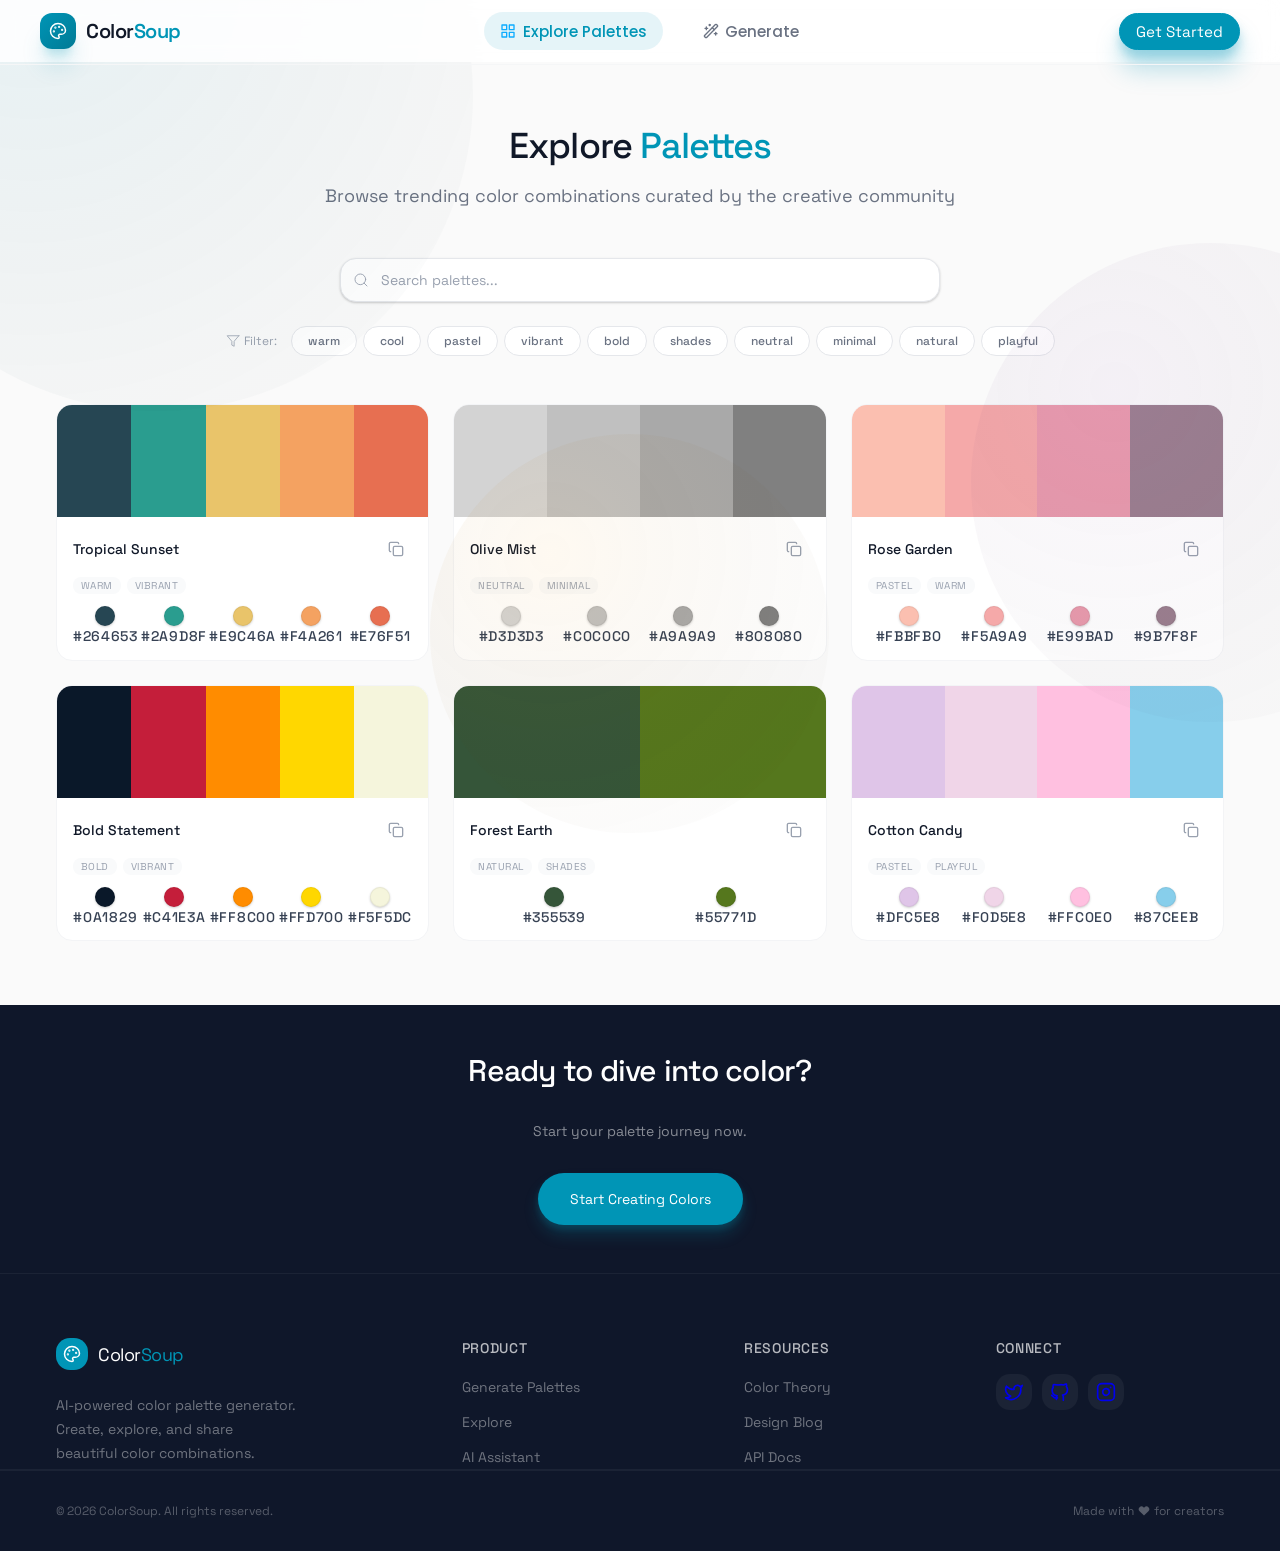
<file: gallery.html>
<!DOCTYPE html>
<html lang="en">
<head>
  <meta charset="UTF-8" />
  <meta name="viewport" content="width=device-width, initial-scale=1.0" />
  <link rel="preconnect" href="https://fonts.googleapis.com" />
  <link rel="preconnect" href="https://fonts.gstatic.com" crossorigin />
  <link
    href="https://fonts.googleapis.com/css2?family=Poppins:wght@300;400;500;600;700&family=Space+Grotesk:wght@400;500;600;700&display=swap"
    rel="stylesheet"
  />
  <link rel="stylesheet" href="style.css" />
  <title>ColorSoup - Explore Palettes</title>
</head>
<body>
  <!-- decorative background blobs -->
  <div class="bg-blobs">
    <div class="blob blob-teal" data-name="motion.div" data-node-id="22:352"></div>
    <div class="blob blob-purple" data-name="motion.div" data-node-id="22:353"></div>
    <div class="blob blob-orange" data-name="motion.div" data-node-id="22:354"></div>
  </div>

  <!-- navigation -->
  <nav class="navbar">
    <div class="container nav-content">
      <a href="index.html" class="logo logo-link">
        <div class="logo-button">
          <svg class="logo-icon-image" width="18" height="18" viewBox="0 0 24 24" fill="none" stroke="white" stroke-width="2" stroke-linecap="round" stroke-linejoin="round"><circle cx="13.5" cy="6.5" r=".5" fill="white"/><circle cx="17.5" cy="10.5" r=".5" fill="white"/><circle cx="8.5" cy="7.5" r=".5" fill="white"/><circle cx="6.5" cy="12.5" r=".5" fill="white"/><path d="M12 2C6.5 2 2 6.5 2 12s4.5 10 10 10c.926 0 1.648-.746 1.648-1.688 0-.437-.18-.835-.437-1.125-.29-.289-.438-.652-.438-1.125a1.64 1.64 0 0 1 1.668-1.668h1.996c3.051 0 5.555-2.503 5.555-5.554C21.965 6.012 17.461 2 12 2z"/></svg>
        </div>
        <span class="logo-text">Color<span class="logo-highlight">Soup</span></span>
      </a>
      <ul class="nav-links">
        <li>
          <a href="gallery.html" class="nav-link-active">
            <svg class="nav-icon" width="20" height="20" viewBox="0 0 24 24" fill="none" stroke="currentColor" stroke-width="2" stroke-linecap="round" stroke-linejoin="round"><rect x="3" y="3" width="7" height="7"></rect><rect x="14" y="3" width="7" height="7"></rect><rect x="14" y="14" width="7" height="7"></rect><rect x="3" y="14" width="7" height="7"></rect></svg>
            Explore Palettes
          </a>
        </li>
        <li>
          <a href="generator.html">
            <svg class="nav-icon" width="20" height="20" viewBox="0 0 24 24" fill="none" stroke="currentColor" stroke-width="2" stroke-linecap="round" stroke-linejoin="round"><path d="m21.64 3.64-1.28-1.28a1.21 1.21 0 0 0-1.72 0L2.36 18.64a1.21 1.21 0 0 0 0 1.72l1.28 1.28a1.2 1.2 0 0 0 1.72 0L21.64 5.36a1.2 1.2 0 0 0 0-1.72Z"></path><path d="m14 7 3 3"></path><path d="M5 6v4"></path><path d="M19 14v4"></path><path d="M10 2v2"></path><path d="M7 8H3"></path><path d="M21 16h-4"></path><path d="M11 3H9"></path></svg>
            Generate
          </a>
        </li>
      </ul>
      <div class="nav-actions">
        <a href="generator.html" class="btn btn-primary">Get Started</a>
      </div>
      <button class="mobile-menu-btn" id="mobile-menu-btn" aria-label="Toggle menu">
        <svg class="menu-icon" width="22" height="22" viewBox="0 0 24 24" fill="none" stroke="currentColor" stroke-width="2" stroke-linecap="round" stroke-linejoin="round">
          <line x1="3" y1="12" x2="21" y2="12" class="line-1"></line>
          <line x1="3" y1="6" x2="21" y2="6" class="line-2"></line>
          <line x1="3" y1="18" x2="21" y2="18" class="line-3"></line>
        </svg>
      </button>
    </div>
    <!-- Mobile Menu Overlay -->
    <div class="mobile-menu-overlay" id="mobile-menu-overlay">
      <div class="mobile-menu-content">
        <ul class="mobile-nav-links">
          <li>
            <a href="gallery.html" class="mobile-nav-link">
              <svg class="nav-icon" width="18" height="18" viewBox="0 0 24 24" fill="none" stroke="currentColor" stroke-width="2" stroke-linecap="round" stroke-linejoin="round"><rect x="3" y="3" width="7" height="7"></rect><rect x="14" y="3" width="7" height="7"></rect><rect x="14" y="14" width="7" height="7"></rect><rect x="3" y="14" width="7" height="7"></rect></svg>
              Explore Palettes
            </a>
          </li>
          <li>
            <a href="generator.html" class="mobile-nav-link">
              <svg class="nav-icon" width="18" height="18" viewBox="0 0 24 24" fill="none" stroke="currentColor" stroke-width="2" stroke-linecap="round" stroke-linejoin="round"><path d="m21.64 3.64-1.28-1.28a1.21 1.21 0 0 0-1.72 0L2.36 18.64a1.21 1.21 0 0 0 0 1.72l1.28 1.28a1.2 1.2 0 0 0 1.72 0L21.64 5.36a1.2 1.2 0 0 0 0-1.72Z"></path><path d="m14 7 3 3"></path><path d="M5 6v4"></path><path d="M19 14v4"></path><path d="M10 2v2"></path><path d="M7 8H3"></path><path d="M21 16h-4"></path><path d="M11 3H9"></path></svg>
              Generate
            </a>
          </li>
        </ul>
      </div>
    </div>
  </nav>

  <!-- palette gallery section -->
  <section class="section palette-gallery" id="gallery">
    <div class="container">
      <!-- Header -->
      <div class="gallery-header">
        <h2 class="section-title">Explore <span class="highlight-primary">Palettes</span></h2>
        <p class="section-subtitle">Browse trending color combinations curated by the creative community</p>
      </div>

      <!-- Search and Filters -->
      <div class="gallery-controls">
        <div class="search-box">
          <svg class="search-icon" width="16" height="16" viewBox="0 0 24 24" fill="none" stroke="#99A1AF" stroke-width="1.33302" stroke-linecap="round" stroke-linejoin="round"><circle cx="11" cy="11" r="8"></circle><line x1="21" y1="21" x2="16.65" y2="16.65"></line></svg>
          <input type="text" placeholder="Search palettes..." />
        </div>

        <div class="filter-tags">
          <span class="filter-label">
            <svg class="filter-icon" width="16" height="16" viewBox="0 0 24 24" fill="none" stroke="#99A1AF" stroke-width="1.33302" stroke-linecap="round" stroke-linejoin="round"><polygon points="22 3 2 3 10 12.46 10 19 14 21 14 12.46 22 3"></polygon></svg>
            Filter:
          </span>
          <button class="tag-btn">warm</button>
          <button class="tag-btn">cool</button>
          <button class="tag-btn">pastel</button>
          <button class="tag-btn">vibrant</button>
          <button class="tag-btn">bold</button>
          <button class="tag-btn">shades</button>
          <button class="tag-btn">neutral</button>
          <button class="tag-btn">minimal</button>
          <button class="tag-btn">natural</button>
          <button class="tag-btn">playful</button>
        </div>
      </div>

      <!-- Palettes Grid -->
      <div class="palettes-grid">
        <!-- Tropical Sunset -->
        <div class="palette-card">
          <div class="palette-strip">
            <div class="color-swatch" style="background-color: #264653;"></div>
            <div class="color-swatch" style="background-color: #2a9d8f;"></div>
            <div class="color-swatch" style="background-color: #e9c46a;"></div>
            <div class="color-swatch" style="background-color: #f4a261;"></div>
            <div class="color-swatch" style="background-color: #e76f51;"></div>
          </div>
          <div class="palette-info">
            <div class="palette-header">
              <h3 class="palette-title">Tropical Sunset</h3>
              <div class="palette-actions">
                <button class="action-btn" data-action="copy">
                  <svg xmlns="http://www.w3.org/2000/svg" width="16" height="16" viewBox="0 0 16 16" fill="none">
                    <g clip-path="url(#clip0_50_167)">
                      <path d="M13.3302 5.33203H6.66505C5.92885 5.33203 5.33203 5.92885 5.33203 6.66505V13.3302C5.33203 14.0664 5.92885 14.6632 6.66505 14.6632H13.3302C14.0664 14.6632 14.6632 14.0664 14.6632 13.3302V6.66505C14.6632 5.92885 14.0664 5.33203 13.3302 5.33203Z" stroke="#99A1AF" stroke-width="1.33302" stroke-linecap="round" stroke-linejoin="round"/>
                      <path d="M2.66603 10.6642C1.93287 10.6642 1.33301 10.0643 1.33301 9.33114V2.66603C1.33301 1.93287 1.93287 1.33301 2.66603 1.33301H9.33114C10.0643 1.33301 10.6642 1.93287 10.6642 2.66603" stroke="#99A1AF" stroke-width="1.33302" stroke-linecap="round" stroke-linejoin="round"/>
                    </g>
                    <defs>
                      <clipPath id="clip0_50_167">
                        <rect width="15.9963" height="15.9963" fill="white"/>
                      </clipPath>
                    </defs>
                  </svg>
                </button>
              </div>
            </div>
            <div class="palette-tags">
              <span class="tag">warm</span>
              <span class="tag">vibrant</span>
            </div>
            <div class="palette-colors">
              <div class="color-item">
                <div class="color-dot" style="background-color: #264653;"></div>
                <span class="color-hex">#264653</span>
              </div>
              <div class="color-item">
                <div class="color-dot" style="background-color: #2a9d8f;"></div>
                <span class="color-hex">#2A9D8F</span>
              </div>
              <div class="color-item">
                <div class="color-dot" style="background-color: #e9c46a;"></div>
                <span class="color-hex">#E9C46A</span>
              </div>
              <div class="color-item">
                <div class="color-dot" style="background-color: #f4a261;"></div>
                <span class="color-hex">#F4A261</span>
              </div>
              <div class="color-item">
                <div class="color-dot" style="background-color: #e76f51;"></div>
                <span class="color-hex">#E76F51</span>
              </div>
            </div>
          </div>
        </div>

        <!-- Olive Mist -->
        <div class="palette-card">
          <div class="palette-strip">
            <div class="color-swatch" style="background-color: #d3d3d3;"></div>
            <div class="color-swatch" style="background-color: #c0c0c0;"></div>
            <div class="color-swatch" style="background-color: #a9a9a9;"></div>
            <div class="color-swatch" style="background-color: #808080;"></div>
          </div>
          <div class="palette-info">
            <div class="palette-header">
              <h3 class="palette-title">Olive Mist</h3>
              <div class="palette-actions">
                <button class="action-btn" data-action="copy">
                  <svg xmlns="http://www.w3.org/2000/svg" width="16" height="16" viewBox="0 0 16 16" fill="none">
                    <g clip-path="url(#clip0_50_167)">
                      <path d="M13.3302 5.33203H6.66505C5.92885 5.33203 5.33203 5.92885 5.33203 6.66505V13.3302C5.33203 14.0664 5.92885 14.6632 6.66505 14.6632H13.3302C14.0664 14.6632 14.6632 14.0664 14.6632 13.3302V6.66505C14.6632 5.92885 14.0664 5.33203 13.3302 5.33203Z" stroke="#99A1AF" stroke-width="1.33302" stroke-linecap="round" stroke-linejoin="round"/>
                      <path d="M2.66603 10.6642C1.93287 10.6642 1.33301 10.0643 1.33301 9.33114V2.66603C1.33301 1.93287 1.93287 1.33301 2.66603 1.33301H9.33114C10.0643 1.33301 10.6642 1.93287 10.6642 2.66603" stroke="#99A1AF" stroke-width="1.33302" stroke-linecap="round" stroke-linejoin="round"/>
                    </g>
                    <defs>
                      <clipPath id="clip0_50_167">
                        <rect width="15.9963" height="15.9963" fill="white"/>
                      </clipPath>
                    </defs>
                  </svg>
                </button>
              </div>
            </div>
            <div class="palette-tags">
              <span class="tag">neutral</span>
              <span class="tag">minimal</span>
            </div>
            <div class="palette-colors">
              <div class="color-item">
                <div class="color-dot" style="background-color: #d3d3d3;"></div>
                <span class="color-hex">#D3D3D3</span>
              </div>
              <div class="color-item">
                <div class="color-dot" style="background-color: #c0c0c0;"></div>
                <span class="color-hex">#C0C0C0</span>
              </div>
              <div class="color-item">
                <div class="color-dot" style="background-color: #a9a9a9;"></div>
                <span class="color-hex">#A9A9A9</span>
              </div>
              <div class="color-item">
                <div class="color-dot" style="background-color: #808080;"></div>
                <span class="color-hex">#808080</span>
              </div>
            </div>
          </div>
        </div>

        <!-- Rose Garden -->
        <div class="palette-card">
          <div class="palette-strip">
            <div class="color-swatch" style="background-color: #fbbfb0;"></div>
            <div class="color-swatch" style="background-color: #f5a9a9;"></div>
            <div class="color-swatch" style="background-color: #e99bad;"></div>
            <div class="color-swatch" style="background-color: #9b7f8f;"></div>
          </div>
          <div class="palette-info">
            <div class="palette-header">
              <h3 class="palette-title">Rose Garden</h3>
              <div class="palette-actions">
                <button class="action-btn" data-action="copy">
                  <svg xmlns="http://www.w3.org/2000/svg" width="16" height="16" viewBox="0 0 16 16" fill="none">
                    <g clip-path="url(#clip0_50_167)">
                      <path d="M13.3302 5.33203H6.66505C5.92885 5.33203 5.33203 5.92885 5.33203 6.66505V13.3302C5.33203 14.0664 5.92885 14.6632 6.66505 14.6632H13.3302C14.0664 14.6632 14.6632 14.0664 14.6632 13.3302V6.66505C14.6632 5.92885 14.0664 5.33203 13.3302 5.33203Z" stroke="#99A1AF" stroke-width="1.33302" stroke-linecap="round" stroke-linejoin="round"/>
                      <path d="M2.66603 10.6642C1.93287 10.6642 1.33301 10.0643 1.33301 9.33114V2.66603C1.33301 1.93287 1.93287 1.33301 2.66603 1.33301H9.33114C10.0643 1.33301 10.6642 1.93287 10.6642 2.66603" stroke="#99A1AF" stroke-width="1.33302" stroke-linecap="round" stroke-linejoin="round"/>
                    </g>
                    <defs>
                      <clipPath id="clip0_50_167">
                        <rect width="15.9963" height="15.9963" fill="white"/>
                      </clipPath>
                    </defs>
                  </svg>
                </button>
              </div>
            </div>
            <div class="palette-tags">
              <span class="tag">pastel</span>
              <span class="tag">warm</span>
            </div>
            <div class="palette-colors">
              <div class="color-item">
                <div class="color-dot" style="background-color: #fbbfb0;"></div>
                <span class="color-hex">#FBBFB0</span>
              </div>
              <div class="color-item">
                <div class="color-dot" style="background-color: #f5a9a9;"></div>
                <span class="color-hex">#F5A9A9</span>
              </div>
              <div class="color-item">
                <div class="color-dot" style="background-color: #e99bad;"></div>
                <span class="color-hex">#E99BAD</span>
              </div>
              <div class="color-item">
                <div class="color-dot" style="background-color: #9b7f8f;"></div>
                <span class="color-hex">#9B7F8F</span>
              </div>
            </div>
          </div>
        </div>

        <!-- Bold Statement -->
        <div class="palette-card">
          <div class="palette-strip">
            <div class="color-swatch" style="background-color: #0a1829;"></div>
            <div class="color-swatch" style="background-color: #c41e3a;"></div>
            <div class="color-swatch" style="background-color: #ff8c00;"></div>
            <div class="color-swatch" style="background-color: #ffd700;"></div>
            <div class="color-swatch" style="background-color: #f5f5dc;"></div>
          </div>
          <div class="palette-info">
            <div class="palette-header">
              <h3 class="palette-title">Bold Statement</h3>
              <div class="palette-actions">
                <button class="action-btn" data-action="copy">
                  <svg xmlns="http://www.w3.org/2000/svg" width="16" height="16" viewBox="0 0 16 16" fill="none">
                    <g clip-path="url(#clip0_50_167)">
                      <path d="M13.3302 5.33203H6.66505C5.92885 5.33203 5.33203 5.92885 5.33203 6.66505V13.3302C5.33203 14.0664 5.92885 14.6632 6.66505 14.6632H13.3302C14.0664 14.6632 14.6632 14.0664 14.6632 13.3302V6.66505C14.6632 5.92885 14.0664 5.33203 13.3302 5.33203Z" stroke="#99A1AF" stroke-width="1.33302" stroke-linecap="round" stroke-linejoin="round"/>
                      <path d="M2.66603 10.6642C1.93287 10.6642 1.33301 10.0643 1.33301 9.33114V2.66603C1.33301 1.93287 1.93287 1.33301 2.66603 1.33301H9.33114C10.0643 1.33301 10.6642 1.93287 10.6642 2.66603" stroke="#99A1AF" stroke-width="1.33302" stroke-linecap="round" stroke-linejoin="round"/>
                    </g>
                    <defs>
                      <clipPath id="clip0_50_167">
                        <rect width="15.9963" height="15.9963" fill="white"/>
                      </clipPath>
                    </defs>
                  </svg>
                </button>
              </div>
            </div>
            <div class="palette-tags">
              <span class="tag">bold</span>
              <span class="tag">vibrant</span>
            </div>
            <div class="palette-colors">
              <div class="color-item">
                <div class="color-dot" style="background-color: #0a1829;"></div>
                <span class="color-hex">#0A1829</span>
              </div>
              <div class="color-item">
                <div class="color-dot" style="background-color: #c41e3a;"></div>
                <span class="color-hex">#C41E3A</span>
              </div>
              <div class="color-item">
                <div class="color-dot" style="background-color: #ff8c00;"></div>
                <span class="color-hex">#FF8C00</span>
              </div>
              <div class="color-item">
                <div class="color-dot" style="background-color: #ffd700;"></div>
                <span class="color-hex">#FFD700</span>
              </div>
              <div class="color-item">
                <div class="color-dot" style="background-color: #f5f5dc;"></div>
                <span class="color-hex">#F5F5DC</span>
              </div>
            </div>
          </div>
        </div>

        <!-- Forest Earth -->
        <div class="palette-card">
          <div class="palette-strip">
            <div class="color-swatch" style="background-color: #355539;"></div>
            <div class="color-swatch" style="background-color: #55771d;"></div>
          </div>
          <div class="palette-info">
            <div class="palette-header">
              <h3 class="palette-title">Forest Earth</h3>
              <div class="palette-actions">
                <button class="action-btn" data-action="copy">
                  <svg xmlns="http://www.w3.org/2000/svg" width="16" height="16" viewBox="0 0 16 16" fill="none">
                    <g clip-path="url(#clip0_50_167)">
                      <path d="M13.3302 5.33203H6.66505C5.92885 5.33203 5.33203 5.92885 5.33203 6.66505V13.3302C5.33203 14.0664 5.92885 14.6632 6.66505 14.6632H13.3302C14.0664 14.6632 14.6632 14.0664 14.6632 13.3302V6.66505C14.6632 5.92885 14.0664 5.33203 13.3302 5.33203Z" stroke="#99A1AF" stroke-width="1.33302" stroke-linecap="round" stroke-linejoin="round"/>
                      <path d="M2.66603 10.6642C1.93287 10.6642 1.33301 10.0643 1.33301 9.33114V2.66603C1.33301 1.93287 1.93287 1.33301 2.66603 1.33301H9.33114C10.0643 1.33301 10.6642 1.93287 10.6642 2.66603" stroke="#99A1AF" stroke-width="1.33302" stroke-linecap="round" stroke-linejoin="round"/>
                    </g>
                    <defs>
                      <clipPath id="clip0_50_167">
                        <rect width="15.9963" height="15.9963" fill="white"/>
                      </clipPath>
                    </defs>
                  </svg>
                </button>
              </div>
            </div>
            <div class="palette-tags">
              <span class="tag">natural</span>
              <span class="tag">shades</span>
            </div>
            <div class="palette-colors">
              <div class="color-item">
                <div class="color-dot" style="background-color: #355539;"></div>
                <span class="color-hex">#355539</span>
              </div>
              <div class="color-item">
                <div class="color-dot" style="background-color: #55771d;"></div>
                <span class="color-hex">#55771D</span>
              </div>
            </div>
          </div>
        </div>

        <!-- Cotton Candy -->
        <div class="palette-card">
          <div class="palette-strip">
            <div class="color-swatch" style="background-color: #dfc5e8;"></div>
            <div class="color-swatch" style="background-color: #f0d5e8;"></div>
            <div class="color-swatch" style="background-color: #ffc0e0;"></div>
            <div class="color-swatch" style="background-color: #87ceeb;"></div>
          </div>
          <div class="palette-info">
            <div class="palette-header">
              <h3 class="palette-title">Cotton Candy</h3>
              <div class="palette-actions">
                <button class="action-btn" data-action="copy">
                  <svg xmlns="http://www.w3.org/2000/svg" width="16" height="16" viewBox="0 0 16 16" fill="none">
                    <g clip-path="url(#clip0_50_167)">
                      <path d="M13.3302 5.33203H6.66505C5.92885 5.33203 5.33203 5.92885 5.33203 6.66505V13.3302C5.33203 14.0664 5.92885 14.6632 6.66505 14.6632H13.3302C14.0664 14.6632 14.6632 14.0664 14.6632 13.3302V6.66505C14.6632 5.92885 14.0664 5.33203 13.3302 5.33203Z" stroke="#99A1AF" stroke-width="1.33302" stroke-linecap="round" stroke-linejoin="round"/>
                      <path d="M2.66603 10.6642C1.93287 10.6642 1.33301 10.0643 1.33301 9.33114V2.66603C1.33301 1.93287 1.93287 1.33301 2.66603 1.33301H9.33114C10.0643 1.33301 10.6642 1.93287 10.6642 2.66603" stroke="#99A1AF" stroke-width="1.33302" stroke-linecap="round" stroke-linejoin="round"/>
                    </g>
                    <defs>
                      <clipPath id="clip0_50_167">
                        <rect width="15.9963" height="15.9963" fill="white"/>
                      </clipPath>
                    </defs>
                  </svg>
                </button>
              </div>
            </div>
            <div class="palette-tags">
              <span class="tag">pastel</span>
              <span class="tag">playful</span>
            </div>
            <div class="palette-colors">
              <div class="color-item">
                <div class="color-dot" style="background-color: #dfc5e8;"></div>
                <span class="color-hex">#DFC5E8</span>
              </div>
              <div class="color-item">
                <div class="color-dot" style="background-color: #f0d5e8;"></div>
                <span class="color-hex">#F0D5E8</span>
              </div>
              <div class="color-item">
                <div class="color-dot" style="background-color: #ffc0e0;"></div>
                <span class="color-hex">#FFC0E0</span>
              </div>
              <div class="color-item">
                <div class="color-dot" style="background-color: #87ceeb;"></div>
                <span class="color-hex">#87CEEB</span>
              </div>
            </div>
          </div>
        </div>
      </div>
    </div>
  </section>

  <!-- footer -->
  <footer class="footer" data-node-id="22:399">
    <!-- CTA section inside footer -->
    <div class="footer-cta" data-node-id="22:401">
      <div class="container">
        <h3 class="footer-cta-title">Ready to dive into color?</h3>
        <p class="footer-cta-subtitle">Start your palette journey now.</p>
        <button class="btn btn-primary btn-lg">Start Creating Colors</button>
      </div>
    </div>

    <!-- Footer content -->
    <div class="footer-content" data-node-id="22:408">
      <div class="container footer-container">
        <!-- Logo and description -->
        <div class="footer-col">
          <div class="footer-logo">
            <div class="logo-icon">
              <svg width="18" height="18" viewBox="0 0 24 24" fill="none" stroke="white" stroke-width="2" stroke-linecap="round" stroke-linejoin="round"><circle cx="13.5" cy="6.5" r=".5" fill="white"/><circle cx="17.5" cy="10.5" r=".5" fill="white"/><circle cx="8.5" cy="7.5" r=".5" fill="white"/><circle cx="6.5" cy="12.5" r=".5" fill="white"/><path d="M12 2C6.5 2 2 6.5 2 12s4.5 10 10 10c.926 0 1.648-.746 1.648-1.688 0-.437-.18-.835-.437-1.125-.29-.289-.438-.652-.438-1.125a1.64 1.64 0 0 1 1.668-1.668h1.996c3.051 0 5.555-2.503 5.555-5.554C21.965 6.012 17.461 2 12 2z"/></svg>
            </div>
            <span>Color<span class="footer-logo-highlight">Soup</span></span>
          </div>
          <p class="footer-description">AI-powered color palette generator. Create, explore, and share beautiful color combinations.</p>
        </div>

        <!-- Product links -->
        <div class="footer-col">
          <h4 class="footer-heading">Product</h4>
          <ul class="footer-links">
            <li><a href="#">Generate Palettes</a></li>
            <li><a href="#">Explore</a></li>
            <li><a href="#">AI Assistant</a></li>
          </ul>
        </div>

        <!-- Resources links -->
        <div class="footer-col">
          <h4 class="footer-heading">Resources</h4>
          <ul class="footer-links">
            <li><a href="#">Color Theory</a></li>
            <li><a href="#">Design Blog</a></li>
            <li><a href="#">API Docs</a></li>
          </ul>
        </div>

        <!-- Social links -->
        <div class="footer-col">
          <h4 class="footer-heading">Connect</h4>
          <div class="footer-social">
            <a href="#" class="social-icon">
              <svg width="20" height="20" viewBox="0 0 24 24" fill="none" stroke="currentColor" stroke-width="2" stroke-linecap="round" stroke-linejoin="round"><path d="M22 4s-.7 2.1-2 3.4c1.6 10-9.4 17.3-18 11.6 2.2.1 4.4-.6 6-2C3 15.5.5 9.6 3 5c2.2 2.6 5.6 4.1 9 4-.9-4.2 4-6.6 7-3.8 1.1 0 3-1.2 3-1.2z"></path></svg>
            </a>
            <a href="#" class="social-icon">
              <svg width="20" height="20" viewBox="0 0 24 24" fill="none" stroke="currentColor" stroke-width="2" stroke-linecap="round" stroke-linejoin="round"><path d="M9 19c-5 1.5-5-2.5-7-3m14 6v-3.8c0-1.2-.4-2.1-1-2.6 3-.3 6-1.5 6-6.5 0-1.4-.5-2.5-1.3-3.4.1-.3.6-1.6-.1-3.3 0 0-1-.3-3.3 1.2-1-.3-2.1-.4-3.1-.4s-2.1.1-3.1.4C5 3 4 3.3 4 3.3c-.7 1.7-.2 3-.1 3.3C3.1 7.5 2.6 8.6 2.6 10c0 5 3 6.2 6 6.5-.5.4-.9 1.2-.9 2.4V21"></path></svg>
            </a>
            <a href="#" class="social-icon">
              <svg width="20" height="20" viewBox="0 0 24 24" fill="none" stroke="currentColor" stroke-width="2" stroke-linecap="round" stroke-linejoin="round"><rect x="2" y="2" width="20" height="20" rx="5" ry="5"></rect><path d="M16 11.37A4 4 0 1 1 12.63 8 4 4 0 0 1 16 11.37z"></path><line x1="17.5" y1="6.5" x2="17.51" y2="6.5"></line></svg>
            </a>
          </div>
        </div>
      </div>
    </div>

    <!-- Copyright -->
    <div class="footer-bottom">
      <div class="container footer-bottom-content">
        <p class="copyright">© 2026 ColorSoup. All rights reserved.</p>
        <p class="made-with">Made with <svg class="heart-icon" width="16" height="16" viewBox="0 0 24 24" fill="currentColor" stroke="none"><path d="M20.84 4.61a5.5 5.5 0 0 0-7.78 0L12 5.67l-1.06-1.06a5.5 5.5 0 0 0-7.78 7.78l1.06 1.06L12 21.23l7.78-7.78 1.06-1.06a5.5 5.5 0 0 0 0-7.78z"></path></svg> for creators</p>
      </div>
    </div>
  </footer>

  <script src="index.js"></script>
  <script src="gallery.js"></script>
</body>
</html>
</file>
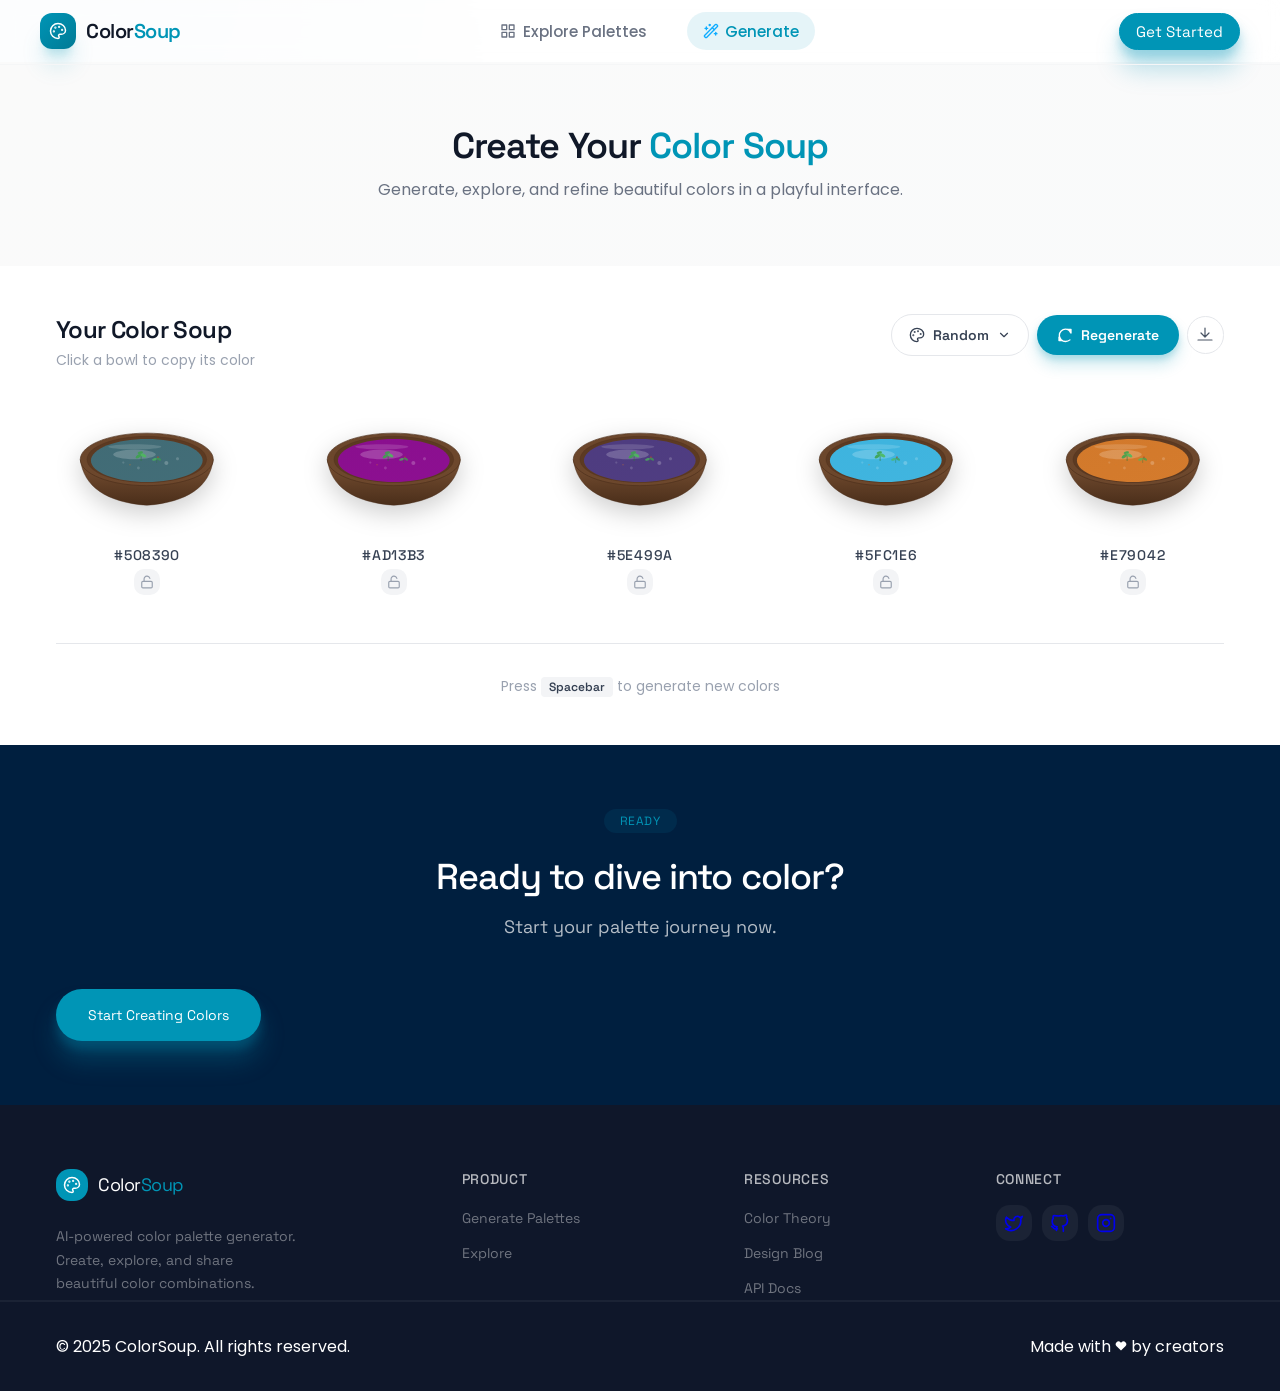
<file: generator.html>
<!DOCTYPE html>
<html lang="en">
<head>
  <meta charset="UTF-8" />
  <meta name="viewport" content="width=device-width, initial-scale=1.0" />
  <link rel="preconnect" href="https://fonts.googleapis.com" />
  <link rel="preconnect" href="https://fonts.gstatic.com" crossorigin />
  <link
    href="https://fonts.googleapis.com/css2?family=Poppins:wght@300;400;500;600;700&family=Space+Grotesk:wght@400;500;600;700&display=swap"
    rel="stylesheet"
  />
  <link rel="stylesheet" href="style.css" />
  <title>Generate Colors - ColorSoup</title>
</head>
<body>
  <!-- decorative background blobs -->
  <div class="bg-blobs">
    <div class="blob blob-teal"></div>
    <div class="blob blob-purple"></div>
    <div class="blob blob-orange"></div>
  </div>

  <!-- navigation -->
  <nav class="navbar">
    <div class="container nav-content">
      <a href="index.html" class="logo logo-link">
        <div class="logo-button">
          <svg class="logo-icon-image" width="18" height="18" viewBox="0 0 24 24" fill="none" stroke="white" stroke-width="2" stroke-linecap="round" stroke-linejoin="round"><circle cx="13.5" cy="6.5" r=".5" fill="white"/><circle cx="17.5" cy="10.5" r=".5" fill="white"/><circle cx="8.5" cy="7.5" r=".5" fill="white"/><circle cx="6.5" cy="12.5" r=".5" fill="white"/><path d="M12 2C6.5 2 2 6.5 2 12s4.5 10 10 10c.926 0 1.648-.746 1.648-1.688 0-.437-.18-.835-.437-1.125-.29-.289-.438-.652-.438-1.125a1.64 1.64 0 0 1 1.668-1.668h1.996c3.051 0 5.555-2.503 5.555-5.554C21.965 6.012 17.461 2 12 2z"/></svg>
        </div>
        <span class="logo-text">Color<span class="logo-highlight">Soup</span></span>
      </a>
      <ul class="nav-links">
        <li>
          <a href="gallery.html">
            <svg class="nav-icon" width="20" height="20" viewBox="0 0 24 24" fill="none" stroke="currentColor" stroke-width="2" stroke-linecap="round" stroke-linejoin="round"><rect x="3" y="3" width="7" height="7"></rect><rect x="14" y="3" width="7" height="7"></rect><rect x="14" y="14" width="7" height="7"></rect><rect x="3" y="14" width="7" height="7"></rect></svg>
            Explore Palettes
          </a>
        </li>
        <li>
          <a href="generator.html" class="nav-link-active">
            <svg class="nav-icon" width="20" height="20" viewBox="0 0 24 24" fill="none" stroke="currentColor" stroke-width="2" stroke-linecap="round" stroke-linejoin="round"><path d="m21.64 3.64-1.28-1.28a1.21 1.21 0 0 0-1.72 0L2.36 18.64a1.21 1.21 0 0 0 0 1.72l1.28 1.28a1.2 1.2 0 0 0 1.72 0L21.64 5.36a1.2 1.2 0 0 0 0-1.72Z"></path><path d="m14 7 3 3"></path><path d="M5 6v4"></path><path d="M19 14v4"></path><path d="M10 2v2"></path><path d="M7 8H3"></path><path d="M21 16h-4"></path><path d="M11 3H9"></path></svg>
            Generate
          </a>
        </li>
      </ul>
      <div class="nav-actions">
        <a href="generator.html" class="btn btn-primary">Get Started</a>
      </div>
      <button class="mobile-menu-btn" id="mobile-menu-btn" aria-label="Toggle menu">
        <svg class="menu-icon" width="22" height="22" viewBox="0 0 24 24" fill="none" stroke="currentColor" stroke-width="2" stroke-linecap="round" stroke-linejoin="round">
          <line x1="3" y1="12" x2="21" y2="12" class="line-1"></line>
          <line x1="3" y1="6" x2="21" y2="6" class="line-2"></line>
          <line x1="3" y1="18" x2="21" y2="18" class="line-3"></line>
        </svg>
      </button>
    </div>
    <!-- Mobile Menu Overlay -->
    <div class="mobile-menu-overlay" id="mobile-menu-overlay">
      <div class="mobile-menu-content">
        <ul class="mobile-nav-links">
          <li>
            <a href="gallery.html" class="mobile-nav-link">
              <svg class="nav-icon" width="18" height="18" viewBox="0 0 24 24" fill="none" stroke="currentColor" stroke-width="2" stroke-linecap="round" stroke-linejoin="round"><rect x="3" y="3" width="7" height="7"></rect><rect x="14" y="3" width="7" height="7"></rect><rect x="14" y="14" width="7" height="7"></rect><rect x="3" y="14" width="7" height="7"></rect></svg>
              Explore Palettes
            </a>
          </li>
          <li>
            <a href="generator.html" class="mobile-nav-link">
              <svg class="nav-icon" width="18" height="18" viewBox="0 0 24 24" fill="none" stroke="currentColor" stroke-width="2" stroke-linecap="round" stroke-linejoin="round"><path d="m21.64 3.64-1.28-1.28a1.21 1.21 0 0 0-1.72 0L2.36 18.64a1.21 1.21 0 0 0 0 1.72l1.28 1.28a1.2 1.2 0 0 0 1.72 0L21.64 5.36a1.2 1.2 0 0 0 0-1.72Z"></path><path d="m14 7 3 3"></path><path d="M5 6v4"></path><path d="M19 14v4"></path><path d="M10 2v2"></path><path d="M7 8H3"></path><path d="M21 16h-4"></path><path d="M11 3H9"></path></svg>
              Generate
            </a>
          </li>
        </ul>
      </div>
    </div>
  </nav>

  <!-- Main generator section -->
  <main class="generator-section">
    <!-- Hero section -->
    <section class="generator-hero">
      <div class="container">
        <div class="generator-header">
          <h1 class="generator-title">
            Create Your <span class="highlight-primary">Color Soup</span>
          </h1>
          <p class="generator-subtitle">Generate, explore, and refine beautiful colors in a playful interface.</p>
        </div>
      </div>
    </section>

    <!-- Color soup generator -->
    <section class="soup-container">
      <div class="container">
        <!-- Header with controls -->
        <div class="soup-header">
          <div class="soup-header-content">
            <h2 class="soup-title">Your Color Soup</h2>
            <p class="soup-subtitle">Click a bowl to copy its color</p>
          </div>
          <div class="soup-controls">
            <div class="control-group">
              <div class="harmony-selector">
                <button class="btn btn-secondary btn-dropdown" id="harmony-btn">
                  <svg class="btn-icon-small" width="16" height="16" viewBox="0 0 24 24" fill="none" stroke="currentColor" stroke-width="2" stroke-linecap="round" stroke-linejoin="round"><circle cx="13.5" cy="6.5" r=".5" fill="currentColor"/><circle cx="17.5" cy="10.5" r=".5" fill="currentColor"/><circle cx="8.5" cy="7.5" r=".5" fill="currentColor"/><circle cx="6.5" cy="12.5" r=".5" fill="currentColor"/><path d="M12 2C6.5 2 2 6.5 2 12s4.5 10 10 10c.926 0 1.648-.746 1.648-1.688 0-.437-.18-.835-.437-1.125-.29-.289-.438-.652-.438-1.125a1.64 1.64 0 0 1 1.668-1.668h1.996c3.051 0 5.555-2.503 5.555-5.554C21.965 6.012 17.461 2 12 2z"/></svg>
                  <span id="harmony-label">Random</span>
                  <svg class="chevron-icon" width="16" height="16" viewBox="0 0 24 24" fill="none" stroke="currentColor" stroke-width="2" stroke-linecap="round" stroke-linejoin="round"><polyline points="6 9 12 15 18 9"></polyline></svg>
                </button>
                <div class="harmony-dropdown" id="harmony-dropdown">
                  <div class="dropdown-title">COLOR HARMONY</div>
                  <button class="harmony-option selected" data-harmony="random">
                    <svg class="color-dots" width="18" height="12" viewBox="0 0 90 12" fill="none">
                      <circle cx="6" cy="6" r="5" fill="#FF6B6B"/><circle cx="24" cy="6" r="5" fill="#4ECDC4"/><circle cx="42" cy="6" r="5" fill="#FFE66D"/><circle cx="60" cy="6" r="5" fill="#95E1D3"/><circle cx="78" cy="6" r="5" fill="#A8E6CF"/>
                    </svg>
                    <div class="option-text">
                      <div class="option-name">Random</div>
                      <div class="option-desc">Fully random colors</div>
                    </div>
                    <svg class="checkmark" width="16" height="16" viewBox="0 0 16 16" fill="none">
                      <path d="M13.5 4.5L6 12L2.5 8.5" stroke="currentColor" stroke-width="2" stroke-linecap="round" stroke-linejoin="round"/>
                    </svg>
                  </button>
                  <button class="harmony-option" data-harmony="analogous">
                    <svg class="color-dots" width="18" height="12" viewBox="0 0 90 12" fill="none">
                      <circle cx="6" cy="6" r="5" fill="#FF6B6B"/><circle cx="24" cy="6" r="5" fill="#FF8E72"/>
                    </svg>
                    <div class="option-text">
                      <div class="option-name">Analogous</div>
                      <div class="option-desc">Colors next to each other</div>
                    </div>
                  </button>
                  <button class="harmony-option" data-harmony="complementary">
                    <svg class="color-dots" width="18" height="12" viewBox="0 0 90 12" fill="none">
                      <circle cx="6" cy="6" r="5" fill="#FF6B6B"/><circle cx="24" cy="6" r="5" fill="#4ECDC4"/>
                    </svg>
                    <div class="option-text">
                      <div class="option-name">Complementary</div>
                      <div class="option-desc">Opposite on the wheel</div>
                    </div>
                  </button>
                  <button class="harmony-option" data-harmony="triadic">
                    <svg class="color-dots" width="18" height="12" viewBox="0 0 90 12" fill="none">
                      <circle cx="6" cy="6" r="5" fill="#FF6B6B"/><circle cx="24" cy="6" r="5" fill="#FFE66D"/><circle cx="42" cy="6" r="5" fill="#4ECDC4"/>
                    </svg>
                    <div class="option-text">
                      <div class="option-name">Triadic</div>
                      <div class="option-desc">Three evenly spaced</div>
                    </div>
                  </button>
                  <button class="harmony-option" data-harmony="split-comp">
                    <svg class="color-dots" width="18" height="12" viewBox="0 0 90 12" fill="none">
                      <circle cx="6" cy="6" r="5" fill="#FF6B6B"/><circle cx="24" cy="6" r="5" fill="#4ECDC4"/><circle cx="42" cy="6" r="5" fill="#3ABDA1"/>
                    </svg>
                    <div class="option-text">
                      <div class="option-name">Split Comp.</div>
                      <div class="option-desc">Opposite + neighbors</div>
                    </div>
                  </button>
                  <button class="harmony-option" data-harmony="tetradic">
                    <svg class="color-dots" width="18" height="12" viewBox="0 0 90 12" fill="none">
                      <circle cx="6" cy="6" r="5" fill="#FF6B6B"/><circle cx="24" cy="6" r="5" fill="#FFE66D"/><circle cx="42" cy="6" r="5" fill="#4ECDC4"/><circle cx="60" cy="6" r="5" fill="#A8C4E1"/>
                    </svg>
                    <div class="option-text">
                      <div class="option-name">Tetradic</div>
                      <div class="option-desc">Two complementary pairs</div>
                    </div>
                  </button>
                  <button class="harmony-option" data-harmony="monochromatic">
                    <svg class="color-dots" width="18" height="12" viewBox="0 0 90 12" fill="none">
                      <circle cx="6" cy="6" r="5" fill="#FF6B6B"/><circle cx="24" cy="6" r="5" fill="#FF8E8E"/><circle cx="42" cy="6" r="5" fill="#FFB3B3"/>
                    </svg>
                    <div class="option-text">
                      <div class="option-name">Monochromatic</div>
                      <div class="option-desc">One hue, varied lightness</div>
                    </div>
                  </button>
                </div>
              </div>
              <button class="btn btn-primary btn-regenerate" id="regenerate-btn">
                <svg class="refresh-icon" width="16" height="16" viewBox="0 0 16 16" fill="none">
                  <g clip-path="url(#clip0_87_757)">
                    <path d="M12.5 4L14 2.5M14 2.5H10.5M14 2.5V6M3.5 12L2 13.5M2 13.5H5.5M2 13.5V10M13.5833 5.5833C12.5833 3.58333 10.75 2.16667 8.5 2.16667C5.125 2.16667 2.33333 4.95833 2.33333 8.33333C2.33333 11.7083 5.125 14.5 8.5 14.5C10.25 14.5 11.8333 13.875 12.9583 12.875" stroke="white" stroke-width="1.33333" stroke-linecap="round" stroke-linejoin="round"/>
                  </g>
                  <defs><clipPath id="clip0_87_757"><rect width="16" height="16" fill="white"/></clipPath></defs>
                </svg>
                <span>Regenerate</span>
              </button>
              <div class="export-selector">
                <button class="btn btn-secondary btn-icon-only" id="export-btn" title="Export palette">
                  <svg width="16" height="16" viewBox="0 0 16 16" fill="none">
                    <path d="M8 1V10M1 13H15M8 10L12 6M8 10L4 6" stroke="currentColor" stroke-width="1.2" stroke-linecap="round" stroke-linejoin="round"/>
                  </svg>
                </button>
                <div class="export-dropdown" id="export-dropdown">
                  <div class="dropdown-title">EXPORT FORMAT</div>
                  <button class="export-option" data-export="png">
                    <div class="option-text">
                      <div class="option-name">PNG Image</div>
                      <div class="option-desc">Visual palette grid</div>
                    </div>
                  </button>
                  <button class="export-option" data-export="svg">
                    <div class="option-text">
                      <div class="option-name">SVG</div>
                      <div class="option-desc">Vector format</div>
                    </div>
                  </button>
                  <button class="export-option" data-export="css">
                    <div class="option-text">
                      <div class="option-name">CSS Variables</div>
                      <div class="option-desc">Copy to clipboard</div>
                    </div>
                  </button>
                  <button class="export-option" data-export="json">
                    <div class="option-text">
                      <div class="option-name">JSON</div>
                      <div class="option-desc">Color data</div>
                    </div>
                  </button>
                </div>
              </div>
            </div>
          </div>
        </div>

        <!-- Color bowls grid -->
        <div class="bowls-container" id="bowls-container">
          <!-- Bowls will be generated by JavaScript -->
        </div>

        <!-- Spacer text -->
        <div class="soup-footer">
          <p class="soup-hint">Press <span class="hint-code">Spacebar</span> to generate new colors</p>
        </div>
      </div>
    </section>

    <!-- CTA Section -->
    <section class="section cta-footer">
      <div class="container cta-light">
        <p class="section-pretitle">Ready</p>
        <h2 class="section-title cta-title">Ready to dive into color?</h2>
        <p class="section-subtitle">Start your palette journey now.</p>
        <button class="btn btn-primary btn-lg" id="start-creating-btn">Start Creating Colors</button>
      </div>
    </section>
  </main>

  <!-- Footer -->
  <footer class="footer">
    <div class="footer-content">
      <div class="container footer-container">
        <div class="footer-col">
          <div class="footer-logo">
            <div class="logo-icon">
              <svg width="18" height="18" viewBox="0 0 24 24" fill="none" stroke="white" stroke-width="2" stroke-linecap="round" stroke-linejoin="round"><circle cx="13.5" cy="6.5" r=".5" fill="white"/><circle cx="17.5" cy="10.5" r=".5" fill="white"/><circle cx="8.5" cy="7.5" r=".5" fill="white"/><circle cx="6.5" cy="12.5" r=".5" fill="white"/><path d="M12 2C6.5 2 2 6.5 2 12s4.5 10 10 10c.926 0 1.648-.746 1.648-1.688 0-.437-.18-.835-.437-1.125-.29-.289-.438-.652-.438-1.125a1.64 1.64 0 0 1 1.668-1.668h1.996c3.051 0 5.555-2.503 5.555-5.554C21.965 6.012 17.461 2 12 2z"/></svg>
            </div>
            <span>Color<span class="footer-logo-highlight">Soup</span></span>
          </div>
          <p class="footer-description">AI-powered color palette generator. Create, explore, and share beautiful color combinations.</p>
        </div>

        <div class="footer-col">
          <h4 class="footer-heading">Product</h4>
          <ul class="footer-links">
            <li><a href="generator.html">Generate Palettes</a></li>
            <li><a href="gallery.html">Explore</a></li>
          </ul>
        </div>

        <div class="footer-col">
          <h4 class="footer-heading">Resources</h4>
          <ul class="footer-links">
            <li><a href="#">Color Theory</a></li>
            <li><a href="#">Design Blog</a></li>
            <li><a href="#">API Docs</a></li>
          </ul>
        </div>

        <div class="footer-col">
          <h4 class="footer-heading">Connect</h4>
          <div class="footer-social">
            <a href="#" class="social-link">
              <svg width="20" height="20" viewBox="0 0 24 24" fill="none" stroke="currentColor" stroke-width="2" stroke-linecap="round" stroke-linejoin="round"><path d="M22 4s-.7 2.1-2 3.4c1.6 10-9.4 17.3-18 11.6 2.2.1 4.4-.6 6-2C3 15.5.5 9.6 3 5c2.2 2.6 5.6 4.1 9 4-.9-4.2 4-6.6 7-3.8 1.1 0 3-1.2 3-1.2z"></path></svg>
            </a>
            <a href="#" class="social-link">
              <svg width="20" height="20" viewBox="0 0 24 24" fill="none" stroke="currentColor" stroke-width="2" stroke-linecap="round" stroke-linejoin="round"><path d="M9 19c-5 1.5-5-2.5-7-3m14 6v-3.8c0-1.2-.4-2.1-1-2.6 3-.3 6-1.5 6-6.5 0-1.4-.5-2.5-1.3-3.4.1-.3.6-1.6-.1-3.3 0 0-1-.3-3.3 1.2-1-.3-2.1-.4-3.1-.4s-2.1.1-3.1.4C5 3 4 3.3 4 3.3c-.7 1.7-.2 3-.1 3.3C3.1 7.5 2.6 8.6 2.6 10c0 5 3 6.2 6 6.5-.5.4-.9 1.2-.9 2.4V21"></path></svg>
            </a>
            <a href="#" class="social-link">
              <svg width="20" height="20" viewBox="0 0 24 24" fill="none" stroke="currentColor" stroke-width="2" stroke-linecap="round" stroke-linejoin="round"><rect x="2" y="2" width="20" height="20" rx="5" ry="5"></rect><path d="M16 11.37A4 4 0 1 1 12.63 8 4 4 0 0 1 16 11.37z"></path><line x1="17.5" y1="6.5" x2="17.51" y2="6.5"></line></svg>
            </a>
          </div>
        </div>
      </div>
    </div>

    <div class="footer-bottom">
      <div class="container footer-bottom-content">
        <p>&copy; 2025 ColorSoup. All rights reserved.</p>
        <p>Made with <svg class="heart-icon" width="16" height="16" viewBox="0 0 24 24" fill="currentColor" stroke="none"><path d="M20.84 4.61a5.5 5.5 0 0 0-7.78 0L12 5.67l-1.06-1.06a5.5 5.5 0 0 0-7.78 7.78l1.06 1.06L12 21.23l7.78-7.78 1.06-1.06a5.5 5.5 0 0 0 0-7.78z"></path></svg> by creators</p>
      </div>
    </div>
  </footer>

  <script src="index.js"></script>
  <script src="generator.js"></script>
</body>
</html>
</file>
<file: style.css>
/* Reset */
* {
  margin: 0;
  padding: 0;
  box-sizing: border-box;
}
body {
  font-family: "Poppins", sans-serif;
  background: var(--bg-light);
  color: var(--text-dark);
  position: relative;
  overflow-x: hidden;
}

/* Background blobs */
.bg-blobs {
  position: fixed;
  top: 0;
  left: 0;
  width: 100%;
  height: 100%;
  pointer-events: none;
  z-index: 1;
}

.blob {
  position: absolute;
  border-radius: 50%;
}

.blob-teal {
  width: 631.57px;
  height: 631.57px;
  left: -158.69px;
  top: -220.09px;
  opacity: 0.08;
  background: radial-gradient(
    circle at 30% 30%,
    rgba(0, 149, 182, 1) 0%,
    rgba(0, 112, 137, 0.75) 25%,
    rgba(0, 75, 91, 0.5) 50%,
    rgba(0, 37, 46, 0.25) 75%,
    rgba(0, 0, 0, 0) 100%
  );
}

.blob-purple {
  width: 478.652px;
  height: 478.652px;
  left: 970.86px;
  top: 242.99px;
  opacity: 0.06;
  background: radial-gradient(
    circle at 30% 30%,
    rgba(155, 89, 182, 1) 0%,
    rgba(116, 67, 137, 0.75) 25%,
    rgba(78, 45, 91, 0.5) 50%,
    rgba(39, 22, 46, 0.25) 75%,
    rgba(0, 0, 0, 0) 100%
  );
}

.blob-orange {
  width: 399.346px;
  height: 399.346px;
  left: 429.77px;
  top: 433.73px;
  opacity: 0.06;
  background: radial-gradient(
    circle at 30% 30%,
    rgba(243, 156, 18, 1) 0%,
    rgba(182, 117, 14, 0.75) 25%,
    rgba(122, 78, 9, 0.5) 50%,
    rgba(61, 39, 5, 0.25) 75%,
    rgba(0, 0, 0, 0) 100%
  );
}

/* Variables */
:root {
  --primary: #0095b6;
  --primary-dark: #007a95;
  --text-dark: #101828;
  --text-gray: #6a7282;
  --bg-light: #fafafa;
  --bg-white: #fff;
  --card-border: #f3f4f6;
}

/* Container */
.container {
  max-width: 1200px;
  margin: 0 auto;
  padding: 0 1rem;
}

/* Navbar */
.navbar {
  position: sticky;
  top: 0;
  background: rgba(255, 255, 255, 0.85);
  backdrop-filter: blur(10px);
  z-index: 100;
}
.nav-content {
  display: flex;
  align-items: center;
  justify-content: space-between;
  padding: 0.75rem 0;
}
.logo {
  display: flex;
  align-items: center;
  gap: 10px;
  text-decoration: none;
  color: var(--text-dark);
  font-size: 1.25rem;
  font-weight: 600;
}

.logo-link {
  position: relative;
}

.logo-button {
  display: flex;
  align-items: center;
  justify-content: center;
  width: 36px;
  height: 36px;
  background: linear-gradient(135deg, #0095b6 0%, #007a95 100%);
  border-radius: 12px;
  box-shadow:
    0 20px 25px -5px rgba(0, 149, 182, 0.2),
    0 10px 10px -5px rgba(0, 149, 182, 0.2);
  flex-shrink: 0;
  transition: transform 200ms ease;
}

.logo-button:hover {
  transform: scale(1.1);
}

.logo-icon-image {
  width: 18px;
  height: 18px;
  display: block;
}

.logo-text {
  font-family: "Space Grotesk", sans-serif;
  font-size: 20px;
  font-weight: 600;
  letter-spacing: -0.5px;
  line-height: 28px;
}

.logo-highlight {
  color: var(--primary);
}
.nav-links {
  list-style: none;
  display: flex;
  gap: 1.5rem;
}
.nav-links a {
  text-decoration: none;
  color: var(--text-gray);
  font-weight: 500;
  font-size: 0.95rem;
  display: flex;
  align-items: center;
  gap: 0.4rem;
  padding: 7.71px 16px;
  border-radius: 24px;
  transition: all 0.3s ease;
}

.nav-links a:hover {
  background: rgba(0, 149, 182, 0.1);
  color: var(--primary);
}

.nav-links a:hover .nav-icon {
  filter: brightness(0) saturate(100%) invert(40%) sepia(100%) saturate(1000%)
    hue-rotate(180deg) brightness(1.1);
}

.nav-links a.nav-link-active {
  background: rgba(0, 149, 182, 0.1);
  color: var(--primary);
}

.nav-icon {
  width: 16px;
  height: 16px;
  display: inline-block;
}

.nav-links a.nav-link-active .nav-icon {
  filter: brightness(0) saturate(100%) invert(40%) sepia(100%) saturate(1000%)
    hue-rotate(180deg) brightness(1.1);
}
.nav-actions {
  display: flex;
  gap: 0.75rem;
}

/* Mobile Navigation Menus */
.mobile-menu-btn {
  display: none;
  background: transparent;
  border: none;
  color: var(--text-dark);
  cursor: pointer;
  padding: 8px;
  z-index: 1001;
  border-radius: 12px;
  transition: all 0.2s ease;
}

.mobile-menu-btn:hover {
  background: rgba(0, 0, 0, 0.05);
}

.mobile-menu-overlay {
  position: fixed;
  top: 64px;
  left: 0;
  width: 100%;
  height: 0;
  background: rgba(255, 255, 255, 0.98);
  backdrop-filter: blur(10px);
  z-index: 1000;
  overflow: hidden;
  transition: height 0.3s ease-in-out;
  border-top: 1.131px solid rgba(243, 244, 246, 0.8);
}

.mobile-menu-overlay.active {
  height: calc(100vh - 64px);
}

.mobile-menu-content {
  padding: 24px 16px;
}

.mobile-nav-links {
  list-style: none;
  display: flex;
  flex-direction: column;
  gap: 8px;
}

.mobile-nav-link {
  display: flex;
  align-items: center;
  gap: 12px;
  padding: 12px 16px;
  text-decoration: none;
  color: #364153;
  font-family: "Space Grotesk", sans-serif;
  font-size: 16px;
  border-radius: 14px;
  transition: background 0.2s ease;
}

.mobile-nav-link:hover {
  background: rgba(0, 149, 182, 0.1);
  color: var(--primary);
}

/* Hamburger to Close Animation */
.mobile-menu-btn svg line {
  transition: all 0.3s ease;
  transform-origin: center;
}

.mobile-menu-btn.active .line-1 {
  transform: translateY(6px) rotate(45deg);
}
.mobile-menu-btn.active .line-2 {
  opacity: 0;
}
.mobile-menu-btn.active .line-3 {
  transform: translateY(-6px) rotate(-45deg);
}
.btn {
  display: inline-block;
  text-decoration: none;
  font-weight: 600;
  font-size: 0.95rem;
  padding: 0.5rem 1rem;
  border-radius: 9999px;
  cursor: pointer;
}
.btn-ghost {
  background: transparent;
  color: var(--text-gray);
  border: 1px solid transparent;
}
.btn-primary {
  background: var(--primary);
  color: #fff;
  border: 1px solid var(--primary);
  font-family: "Space Grotesk", sans-serif;
  font-weight: 400;
  box-shadow:
    0px 20px 25px rgba(0, 149, 182, 0.25),
    0px 8px 10px rgba(0, 149, 182, 0.25);
}
.btn-primary:hover {
  background: var(--primary-dark);
  box-shadow:
    0px 20px 25px rgba(0, 112, 137, 0.25),
    0px 8px 10px rgba(0, 112, 137, 0.25);
}

.btn-outline {
  background: transparent;
  color: var(--primary);
  border: 2px solid var(--primary);
}

/* Hero */
.hero {
  padding: 6rem 0;
  text-align: center;
  background: linear-gradient(180deg, var(--bg-white) 0%, var(--bg-light) 100%);
  position: relative;
  z-index: 2;
}

.hero-container {
  display: flex;
  flex-direction: column;
  align-items: center;
}

/* Announcement Banner */
.hero-announcement {
  margin-bottom: 2rem;
}

.announcement-badge {
  display: inline-flex;
  align-items: center;
  gap: 12px;
  background: rgba(0, 149, 182, 0.05);
  border-radius: 9999px;
  padding: 8px 16px;
  height: 32px;
  box-shadow: 0px 0px 0px 0px rgba(0, 149, 182, 0.2);
}

.announcement-icon {
  width: 14px;
  height: 14px;
  display: block;
}

.announcement-text {
  font-family: "Space Grotesk", sans-serif;
  font-size: 14px;
  color: var(--primary);
  font-weight: 400;
  line-height: 20px;
  white-space: nowrap;
}

.announcement-link {
  font-family: "Space Grotesk", sans-serif;
  font-size: 14px;
  color: var(--primary);
  text-decoration: underline;
  font-weight: 400;
  line-height: 20px;
  cursor: pointer;
}

.announcement-link:hover {
  color: var(--primary-dark);
}

/* Hero Title */
.hero-title {
  font-family: "Space Grotesk", sans-serif;
  font-size: 60px;
  font-weight: 500;
  line-height: 69px;
  letter-spacing: -1.5px;
  /* word-spacing: 0.25em; */
  margin-bottom: 2rem;
  color: var(--text-dark);
  display: block;
  text-align: center;
  width: 100%;
  max-width: 900px;
  margin-left: auto;
  margin-right: auto;
  cursor: pointer;
  transition: all 0.3s ease;
}

.hero-title-main {
  /* display: inline; */
  font-family: "Space Grotesk", sans-serif;
  font-size: 60px;
  font-weight: 500;
  line-height: 69px;
  letter-spacing: -1.5px;
  /* word-spacing: 0.25em; */
  color: var(--text-dark);
  text-align: center;
}

.hero-title-highlight {
  color: var(--primary);
  display: inline-block;
  position: relative;
  white-space: nowrap;
  font-family: "Space Grotesk", sans-serif;
  font-size: 60px;
  font-weight: 500;
  line-height: 69px;
  letter-spacing: -1.5px;
  text-align: center;
}
.hero-title-underline {
  position: absolute;
  top: 100%;
  left: 0;
  width: 100%;
  height: 4px;
  background: rgba(0, 149, 182, 0.2);
  border-radius: 9999px;
}

.hero-title .letter {
  display: inline;
  transition: color 0.3s ease;
}

.hero-subtitle {
  font-family: "Space Grotesk", sans-serif;
  font-size: 1.25rem;
  line-height: 34px;
  color: var(--text-gray);
  max-width: 680px;
  margin: 0 auto 2rem;
  font-weight: 400;
}

.hero-cta {
  display: flex;
  gap: 16px;
  justify-content: center;
  flex-wrap: wrap;
  margin-bottom: 3rem;
}

.btn-lg {
  padding: 12px 32px;
  font-size: 14px;
  height: 52px;
  display: flex;
  align-items: center;
  gap: 8px;
  border: none;
}

.btn-lg img {
  width: 16px;
  height: 16px;
}

.btn-secondary {
  background: transparent;
  color: #4a5565;
  border: 1px solid transparent;
  font-family: "Space Grotesk", sans-serif;
  font-weight: 400;
}

.btn-secondary:hover {
  color: var(--text-dark);
}

.btn-icon {
  width: 16px;
  height: 16px;
  display: block;
}

.hero-balls {
  display: flex;
  gap: 2rem;
  justify-content: center;
  margin-top: 3rem;
  align-items: flex-start;
  perspective: 1000px;
}

@keyframes float-sphere {
  0%,
  100% {
    transform: translateY(0px);
  }
  50% {
    transform: translateY(-8px);
  }
}

@keyframes rotate-sphere {
  0% {
    transform: rotateX(0deg) rotateY(0deg);
  }
  100% {
    transform: rotateX(10deg) rotateY(10deg);
  }
}

/* Glossy Sphere Styles */
.sphere {
  position: relative;
  width: 64px;
  height: 64px;
  cursor: pointer;
  animation: float-sphere 3s ease-in-out infinite;
}

.sphere:nth-child(1) {
  animation-delay: 0s;
}

.sphere:nth-child(2) {
  animation-delay: 0.3s;
}

.sphere:nth-child(3) {
  animation-delay: 0.6s;
}

.sphere:nth-child(4) {
  animation-delay: 0.9s;
}

.sphere:nth-child(5) {
  animation-delay: 1.2s;
}

.sphere-container {
  position: absolute;
  width: 100%;
  height: 100%;
  border-radius: 50%;
  display: flex;
  align-items: center;
  justify-content: center;
  overflow: hidden;
  box-shadow: 0px 10px 30px rgba(0, 0, 0, 0.15);
  transition: all 0.4s ease;
}

.sphere[data-name="sphere-teal"] .sphere-container {
  box-shadow: 0px 10px 30px rgba(0, 149, 182, 0.31);
  background: radial-gradient(
    circle at 30% 30%,
    rgba(0, 149, 182, 0.867),
    rgba(0, 149, 182, 1)
  );
}

.sphere[data-name="sphere-coral"] .sphere-container {
  box-shadow: 0px 10px 30px rgba(231, 111, 81, 0.31);
  background: radial-gradient(
    circle at 30% 30%,
    rgba(231, 111, 81, 0.867),
    rgba(231, 111, 81, 1)
  );
}

.sphere[data-name="sphere-orange"] .sphere-container {
  box-shadow: 0px 10px 30px rgba(244, 162, 97, 0.31);
  background: radial-gradient(
    circle at 30% 30%,
    rgba(244, 162, 97, 0.867),
    rgba(244, 162, 97, 1)
  );
}

.sphere[data-name="sphere-teal-green"] .sphere-container {
  box-shadow: 0px 10px 30px rgba(42, 157, 143, 0.31);
  background: radial-gradient(
    circle at 30% 30%,
    rgba(42, 157, 143, 0.867),
    rgba(42, 157, 143, 1)
  );
}

.sphere[data-name="sphere-purple"] .sphere-container {
  box-shadow: 0px 10px 30px rgba(155, 89, 182, 0.31);
  background: radial-gradient(
    circle at 30% 30%,
    rgba(155, 89, 182, 0.867),
    rgba(155, 89, 182, 1)
  );
}

.sphere-highlight {
  position: absolute;
  width: 100%;
  height: 50%;
  top: 0;
  left: 0;
  background: rgba(255, 255, 255, 0.3);
  border-radius: 50% 50% 0 0;
  filter: blur(2px);
  transform: rotate(-30deg);
  mix-blend-mode: screen;
}

.sphere-inner-shadow {
  position: absolute;
  inset: 0;
  border-radius: 50%;
  box-shadow:
    inset 0px -8px 16px rgba(0, 0, 0, 0.12),
    inset 0px 4px 8px rgba(255, 255, 255, 0.2);
  pointer-events: none;
  transition: box-shadow 0.4s ease;
}

.sphere:hover .sphere-inner-shadow {
  box-shadow:
    inset 0px -8px 16px rgba(0, 0, 0, 0.2),
    inset 0px 4px 8px rgba(255, 255, 255, 0.4);
}

.sphere:hover {
  animation: none;
}

.sphere:hover .sphere-container {
  transform: scale(1.15);
  filter: brightness(1.2);
  box-shadow: 0px 15px 40px rgba(0, 0, 0, 0.3);
}

/* Soup Bowl Styles (hero) */
.soup-bowl {
  display: flex;
  flex-direction: column;
  align-items: center;
  gap: 6px;
  cursor: pointer;
  animation: float-sphere 3s ease-in-out infinite;
}

.soup-bowl:nth-child(1) {
  animation-delay: 0s;
}
.soup-bowl:nth-child(2) {
  animation-delay: 0.3s;
}
.soup-bowl:nth-child(3) {
  animation-delay: 0.6s;
}
.soup-bowl:nth-child(4) {
  animation-delay: 0.9s;
}
.soup-bowl:nth-child(5) {
  animation-delay: 1.2s;
}

.soup-bowl:hover {
  animation: none;
}
.soup-bowl:hover .bowl-wrapper {
  transform: scale(1.08);
}

.bowl-wrapper {
  position: relative;
  width: 180px;
  height: 104px;
  transition: transform 0.3s ease;
  filter: drop-shadow(0px 10px 29px rgba(0, 0, 0, 0.18));
}

/* The colored soup surface sits behind the bowl SVG */
.bowl-soup {
  position: absolute;
  bottom: 6%;
  left: 3%;
  right: 3%;
  top: 38%;
  border-radius: 0 0 50% 50%;
  transition: background-color 0.4s ease;
}

/* The bowl SVG overlays the soup, giving the illusion of a filled bowl */
.bowl-svg {
  position: absolute;
  inset: 0;
  width: 100%;
  height: 100%;
  object-fit: contain;
}

.bowl-hex {
  font-family: "Space Grotesk", sans-serif;
  font-size: 14px;
  font-weight: 400;
  color: #364153;
  letter-spacing: 0.7px;
  text-transform: uppercase;
  line-height: 20px;
  white-space: nowrap;
}

.bowl-lock-btn {
  display: flex;
  align-items: center;
  justify-content: center;
  width: 26px;
  height: 26px;
  background: #f3f4f6;
  border: none;
  border-radius: 10px;
  cursor: pointer;
  color: #6a7282;
  transition: all 0.2s ease;
  padding: 0;
}

.bowl-lock-btn:hover {
  background: rgba(0, 149, 182, 0.1);
  color: #0095b6;
}

.soup-bowl[data-locked="true"] .bowl-lock-btn {
  background: rgba(0, 149, 182, 0.1);
  color: #0095b6;
}

/* Sections */
.section {
  padding: 4rem 0;
}
.section-pretitle {
  text-transform: uppercase;
  letter-spacing: 0.1em;
  font-size: 0.75rem;
  color: var(--primary);
  margin-bottom: 1rem;
}
/* Section pretitle */
.section-pretitle {
  font-family: "Space Grotesk", sans-serif;
  font-size: 12px;
  font-weight: 400;
  color: var(--primary);
  background: rgba(0, 149, 182, 0.1);
  padding: 4px 16px;
  border-radius: 24px;
  display: inline-block;
  text-transform: uppercase;
  letter-spacing: 0.6px;
  line-height: 16px;
  margin-bottom: 1.5rem;
  text-align: center;
  display: block;
  margin-left: auto;
  margin-right: auto;
  width: fit-content;
}

.section-title {
  font-family: "Space Grotesk", sans-serif;
  font-size: 36px;
  font-weight: 500;
  color: var(--text-dark);
  line-height: 40px;
  letter-spacing: -0.9px;
  margin-bottom: 1rem;
  text-align: center;
}

.section-subtitle {
  font-family: "Space Grotesk", sans-serif;
  font-size: 18px;
  font-weight: 400;
  color: var(--text-gray);
  line-height: 28px;
  margin-bottom: 3rem;
  max-width: 638px;
  text-align: center;
  margin-left: auto;
  margin-right: auto;
}

/* Features Section */
.features-section {
  padding: 80px 0;
}

.features-header {
  text-align: center;
  margin-bottom: 64px;
}

.features-badge {
  font-family: "Space Grotesk", sans-serif;
  font-size: 12px;
  color: var(--primary);
  background: rgba(0, 149, 182, 0.1);
  padding: 4px 16px;
  border-radius: 9999px;
  display: inline-block;
  letter-spacing: 0.6px;
  margin-bottom: 16px;
}

.features-title {
  font-family: "Space Grotesk", sans-serif;
  font-size: 30px;
  font-weight: 500;
  line-height: 36px;
  letter-spacing: -0.75px;
  color: var(--text-dark);
}

.features-subtitle {
  font-family: "Space Grotesk", sans-serif;
  font-size: 18px;
  line-height: 28px;
  color: var(--text-gray);
  max-width: 310px;
  margin: 16px auto 0;
}

.features-grid {
  display: grid;
  grid-template-columns: repeat(auto-fit, minmax(300px, 1fr));
  gap: 24px;
  max-width: 1200px;
  margin: 0 auto;
  padding: 0 1rem;
}

.feature-card {
  background: #fff;
  border: 1.131px solid var(--card-border);
  border-radius: 16px;
  padding: 33px;
  transition: transform 0.3s ease, box-shadow 0.3s ease;
}

.feature-card:hover {
  transform: translateY(-5px);
  box-shadow: 0 10px 25px rgba(0, 0, 0, 0.05);
}

.feature-icon-wrapper {
  margin-bottom: 14px;
}

.feature-icon {
  width: 48px;
  height: 48px;
  border-radius: 14px;
  background: linear-gradient(180deg, #0095b6 0%, #007a95 100%);
  display: flex;
  align-items: center;
  justify-content: center;
  box-shadow: 0 10px 15px rgba(0, 149, 182, 0.2);
}

.feature-icon img {
  width: 20px;
  height: 20px;
}

.feature-card-title {
  font-family: "Space Grotesk", sans-serif;
  font-size: 18px;
  font-weight: 500;
  color: var(--text-dark);
  margin-bottom: 14px;
}

.feature-card-text {
  font-family: "Space Grotesk", sans-serif;
  font-size: 14px;
  line-height: 23.8px;
  color: var(--text-gray);
}

/* Palette Gallery Section */
.palette-gallery {
  background: #fafafa;
  padding: 4rem 0;
}

.gallery-header {
  text-align: center;
  margin-bottom: 3rem;
}

.highlight-primary {
  color: var(--primary);
}

/* Gallery Controls */
.gallery-controls {
  margin-bottom: 3rem;
}

.search-box {
  display: flex;
  align-items: center;
  gap: 12px;
  background: white;
  border: 0.716px solid #e5e7eb;
  border-radius: 16px;
  padding: 12px;
  margin-bottom: 1.5rem;
  max-width: 600px;
  margin-left: auto;
  margin-right: auto;
  box-shadow:
    0px 1px 3px rgba(0, 0, 0, 0.1),
    0px 1px 2px rgba(0, 0, 0, 0.1);
}

.search-icon {
  width: 16px;
  height: 16px;
  object-fit: contain;
  flex-shrink: 0;
}

.search-box input {
  flex: 1;
  border: none;
  outline: none;
  font-family: "Space Grotesk", sans-serif;
  font-size: 14px;
  color: #101828;
}

.search-box input::placeholder {
  color: #99a1af;
}

/* Filter Tags */
.filter-tags {
  display: flex;
  align-items: center;
  gap: 6px;
  flex-wrap: wrap;
  justify-content: center;
}

.filter-label {
  display: flex;
  align-items: center;
  gap: 4px;
  font-family: "Space Grotesk", sans-serif;
  font-size: 12px;
  color: #99a1af;
  margin-right: 8px;
  white-space: nowrap;
}

.filter-icon {
  width: 14px;
  height: 14px;
  object-fit: contain;
}

.tag-btn {
  background: white;
  border: 0.716px solid #e5e7eb;
  border-radius: 24px;
  padding: 6px 16px;
  font-family: "Space Grotesk", sans-serif;
  font-size: 12px;
  font-weight: 500;
  color: #6a7282;
  cursor: pointer;
  transition: all 0.3s ease;
  white-space: nowrap;
}

.tag-btn:hover {
  background: var(--primary);
  color: white;
  border-color: var(--primary);
}

.tag-btn.active {
  background: var(--primary);
  color: white;
  border-color: var(--primary);
}

/* Palettes Grid */
.palettes-grid {
  display: grid;
  grid-template-columns: repeat(3, 1fr);
  gap: 24px;
  max-width: 1200px;
  margin: 0 auto;
}

/* Palette Card */
.palette-card {
  background: white;
  border: 0.716px solid #f3f4f6;
  border-radius: 16px;
  overflow: hidden;
  transition: box-shadow 0.3s ease;
}

.palette-card:hover {
  box-shadow: 0px 10px 30px rgba(0, 0, 0, 0.1);
}

.palette-strip {
  display: flex;
  height: 112px;
  width: 100%;
}

.color-swatch {
  flex: 1;
  min-width: 0;
}

/* Palette Info */
.palette-info {
  padding: 15.996px;
}

.palette-header {
  display: flex;
  justify-content: space-between;
  align-items: center;
  margin-bottom: 12px;
  gap: 12px;
}

.palette-title {
  font-family: "Space Grotesk", sans-serif;
  font-size: 14px;
  font-weight: 500;
  color: #101828;
  margin: 0;
  flex: 1;
}

.palette-actions {
  display: flex;
  gap: 3.996px;
}

.action-btn {
  width: 31.981px;
  height: 31.981px;
  border: none;
  background: transparent;
  border-radius: 14px;
  cursor: pointer;
  font-size: 14px;
  display: flex;
  align-items: center;
  justify-content: center;
  transition: all 0.2s ease;
  padding: 7.993px;
}

.action-btn:hover {
  background: #f9fafb;
  transform: scale(1.05);
}

/* Palette Tags and Metadata */
.palette-tags {
  display: flex;
  align-items: center;
  gap: 6px;
  margin-bottom: 12px;
  flex-wrap: wrap;
}

.tag {
  background: #f9fafb;
  border-radius: 8px;
  padding: 2px 7.99px;
  font-family: "Space Grotesk", sans-serif;
  font-size: 10px;
  font-weight: 400;
  color: #99a1af;
  text-transform: uppercase;
  letter-spacing: 0.5px;
}

/* Palette Colors Grid */
.palette-colors {
  display: flex;
  flex-wrap: wrap;
  gap: 3.996px;
}

.color-item {
  flex: 1 1 calc(20% - 3.2px);
  min-width: 0;
  display: flex;
  flex-direction: column;
  align-items: center;
  gap: 4px;
  height: 37.489px;
}

.color-dot {
  width: 19.993px;
  height: 19.993px;
  border-radius: 50%;
  border: 0.716px solid rgba(0, 0, 0, 0.05);
  box-shadow:
    0px 1px 3px rgba(0, 0, 0, 0.1),
    0px 1px 2px rgba(0, 0, 0, 0.1);
  flex-shrink: 0;
}

.color-hex {
  font-family: "Space Grotesk", sans-serif;
  font-size: 9px;
  color: #99a1af;
  text-align: center;
  text-transform: uppercase;
  letter-spacing: 0.45px;
  line-height: 13.5px;
}
/* Showcase Section */
.showcase-section {
  background: linear-gradient(180deg, #f9fafb 0%, #fff 100%);
  padding: 96px 0;
}

.showcase-header {
  text-align: center;
  margin-bottom: 40px;
}

.showcase-title {
  font-family: "Space Grotesk", sans-serif;
  font-size: 30px;
  font-weight: 500;
  line-height: 36px;
  letter-spacing: -0.75px;
  color: var(--text-dark);
}

.showcase-subtitle {
  font-family: "Space Grotesk", sans-serif;
  font-size: 18px;
  line-height: 28px;
  color: var(--text-gray);
  margin-top: 16px;
}

.browser-demo-wrapper {
  max-width: 320px;
  margin: 0 auto;
  position: relative;
}

.browser-demo-window {
  background: #fff;
  border: 1.131px solid rgba(229, 231, 235, 0.5);
  border-radius: 16px;
  overflow: hidden;
  box-shadow: 0 25px 50px -12px rgba(0, 0, 0, 0.1);
}

.browser-demo-header {
  background: #f9fafb;
  border-bottom: 1.131px solid var(--card-border);
  padding: 12px;
  display: flex;
  align-items: center;
  gap: 8px;
}

.browser-demo-dots {
  display: flex;
  gap: 6px;
}

.demo-dot {
  width: 10px;
  height: 10px;
  border-radius: 50%;
}

.dot-red { background: #ff6467; }
.dot-yellow { background: #fdc700; }
.dot-green { background: #05df72; }

.browser-demo-url {
  flex-grow: 1;
  background: #fff;
  border: 1.131px solid #e5e7eb;
  border-radius: 8px;
  font-family: "Space Grotesk", sans-serif;
  font-size: 10px;
  color: #99a1af;
  text-align: center;
  padding: 3px 0;
}

.color-demo-area {
  display: flex;
  flex-direction: column;
}

.color-demo-row {
  height: 32px;
  padding: 0 16px;
  display: flex;
  align-items: center;
  justify-content: space-between;
  color: rgba(255, 255, 255, 0.9);
}

.color-demo-row[data-dark-text="true"] {
  color: rgba(0, 0, 0, 0.7);
}

.color-demo-hex {
  font-family: "Space Grotesk", sans-serif;
  font-size: 14px;
  font-weight: 500;
  letter-spacing: 0.35px;
  background: rgba(255, 255, 255, 0.12);
  padding: 2px 8px;
  border-radius: 8px;
}

.color-demo-row[data-dark-text="true"] .color-demo-hex {
  background: rgba(0, 0, 0, 0.08);
}

.color-demo-action {
  display: flex;
  align-items: center;
  gap: 8px;
}

.color-demo-hint {
  font-family: "Space Grotesk", sans-serif;
  font-size: 12px;
  opacity: 0.7;
}

.color-demo-row[data-dark-text="true"] .color-demo-hint {
  opacity: 0.5;
}

.color-demo-refresh {
  width: 16px;
  height: 16px;
  opacity: 0.7;
}

.browser-demo-footer {
  background: #f9fafb;
  border-top: 1.131px solid var(--card-border);
  padding: 13px 12px;
  text-align: center;
}

.btn-stir-new {
  background: var(--primary);
  color: #fff;
  border: none;
  border-radius: 9999px;
  padding: 10px 24px;
  width: 100%;
  font-family: "Space Grotesk", sans-serif;
  font-size: 14px;
  font-weight: 500;
  display: flex;
  align-items: center;
  justify-content: center;
  gap: 8px;
  box-shadow: 0 4px 6px rgba(0, 149, 182, 0.2);
  transition: all 0.2s ease;
}

.btn-stir-new:hover {
  background: var(--primary-dark);
  transform: translateY(-1px);
}

.stir-icon {
  width: 16px;
  height: 16px;
}

.demo-refresh-text {
  text-align: center;
  font-family: "Space Grotesk", sans-serif;
  font-size: 12px;
  color: #99a1af;
  margin-top: 24px;
}

.demo-link {
  color: var(--primary);
  text-decoration: none;
}

/* Final CTA Section */
.final-cta-section {
  padding: 80px 0;
  background: var(--bg-white);
}

.final-cta-container {
  text-align: center;
}

.final-cta-title {
  font-family: "Space Grotesk", sans-serif;
  font-size: 30px;
  font-weight: 500;
  color: var(--text-dark);
  margin-bottom: 16px;
}

.final-cta-subtitle {
  font-family: "Space Grotesk", sans-serif;
  font-size: 18px;
  color: var(--text-gray);
  margin-bottom: 32px;
}

.final-cta-btn {
  padding: 12px 32px;
  font-family: "Space Grotesk", sans-serif;
  font-size: 16px;
  border-radius: 9999px;
}

/* Footer */
.footer {
  background: #0f172a;
  color: white;
  padding: 0;
}

/* Footer CTA Section */
.footer-cta {
  background: #0f172a;
  border-bottom: 0.716px solid rgba(255, 255, 255, 0.05);
  padding: 3rem 0;
  text-align: center;
}

.footer-cta .container {
  display: flex;
  flex-direction: column;
  align-items: center;
  gap: 2rem;
}

.footer-cta-title {
  font-family: "Space Grotesk", sans-serif;
  font-size: 30px;
  font-weight: 500;
  color: white;
  line-height: 36px;
  letter-spacing: -0.75px;
  margin: 0;
}

.footer-cta-subtitle {
  font-family: "Space Grotesk", sans-serif;
  font-size: 14px;
  font-weight: 400;
  color: rgba(255, 255, 255, 0.5);
  line-height: 20px;
  margin: 0;
}

.footer-cta .btn {
  box-shadow:
    0px 10px 15px rgba(0, 149, 182, 0.2),
    0px 4px 6px rgba(0, 149, 182, 0.2);
}

/* Footer content */
.footer-content {
  background: #0f172a;
  padding: 4rem 0 0 0;
  border-bottom: 0.716px solid rgba(255, 255, 255, 0.05);
}

.footer-container {
  display: flex;
  gap: 4rem;
  flex-wrap: wrap;
}

/* Footer logo */
.footer-logo {
  display: flex;
  align-items: center;
  gap: 10px;
  font-family: "Space Grotesk", sans-serif;
  font-size: 18px;
  font-weight: 400;
  color: white;
  letter-spacing: -0.45px;
  margin-bottom: 1.5rem;
}

.logo-icon {
  width: 32px;
  height: 32px;
  background: var(--primary);
  border-radius: 14px;
  display: flex;
  align-items: center;
  justify-content: center;
  flex-shrink: 0;
}

.logo-icon img {
  width: 16px;
  height: 16px;
  object-fit: contain;
}

.footer-logo-highlight {
  color: var(--primary);
}

.footer-description {
  font-family: "Space Grotesk", sans-serif;
  font-size: 14px;
  font-weight: 400;
  color: rgba(255, 255, 255, 0.4);
  line-height: 23.8px;
  max-width: 241px;
}

/* Footer columns */
.footer-col {
  flex: 1 1 auto;
}

.footer-heading {
  font-family: "Space Grotesk", sans-serif;
  font-size: 14px;
  font-weight: 500;
  color: rgba(255, 255, 255, 0.7);
  text-transform: uppercase;
  letter-spacing: 0.7px;
  line-height: 20px;
  margin-bottom: 1rem;
}

.footer-links {
  list-style: none;
  display: flex;
  flex-direction: column;
  gap: 10px;
}

.footer-links li a {
  font-family: "Space Grotesk", sans-serif;
  font-size: 14px;
  font-weight: 400;
  color: rgba(255, 255, 255, 0.4);
  text-decoration: none;
  line-height: 20px;
  transition: color 0.3s ease;
}

.footer-links li a:hover {
  color: rgba(255, 255, 255, 0.6);
}

/* Footer social */
.footer-social {
  display: flex;
  gap: 10px;
}

.social-icon {
  width: 36px;
  height: 36px;
  background: rgba(255, 255, 255, 0.05);
  border-radius: 14px;
  display: flex;
  align-items: center;
  justify-content: center;
  transition: background 0.3s ease;
  flex-shrink: 0;
}

.social-icon:hover {
  background: rgba(255, 255, 255, 0.1);
}

.social-icon img {
  width: 16px;
  height: 16px;
  object-fit: contain;
}

/* Footer bottom */
.footer-bottom {
  background: #0f172a;
  padding: 2rem 0;
  border-top: 0.716px solid rgba(255, 255, 255, 0.05);
}

.footer-bottom-content {
  display: flex;
  justify-content: space-between;
  align-items: center;
  flex-wrap: wrap;
  gap: 1rem;
}

.copyright {
  font-family: "Space Grotesk", sans-serif;
  font-size: 12px;
  font-weight: 400;
  color: rgba(255, 255, 255, 0.3);
  margin: 0;
}

.made-with {
  font-family: "Space Grotesk", sans-serif;
  font-size: 12px;
  font-weight: 400;
  color: rgba(255, 255, 255, 0.3);
  display: flex;
  align-items: center;
  gap: 4px;
  margin: 0;
}

.heart-icon {
  width: 12px;
  height: 12px;
  object-fit: contain;
}

/* Utility */
.text-center {
  text-align: center;
}

/* ===== GENERATOR PAGE STYLES ===== */

/* Generator Section */
.generator-section {
  background: linear-gradient(135deg, #fafafa 0%, #f9fafb 100%);
  position: relative;
  z-index: 2;
}

/* Generator Hero */
.generator-hero {
  padding: 4rem 0;
  text-align: center;
}

.generator-header {
  max-width: 895px;
  margin: 0 auto;
}

.generator-title {
  font-family: "Space Grotesk", sans-serif;
  font-size: 36px;
  font-weight: 600;
  line-height: 40px;
  letter-spacing: -0.9px;
  color: var(--text-dark);
  margin-bottom: 12px;
}

.generator-title .highlight-primary {
  color: var(--primary);
}

.generator-subtitle {
  font-family: "Poppins", sans-serif;
  font-size: 16px;
  line-height: 24px;
  color: var(--text-gray);
}

/* Soup Container */
.soup-container {
  background: #fff;
  padding: 3rem 0;
  position: relative;
  z-index: 3;
}

/* Soup Header */
.soup-header {
  display: flex;
  justify-content: space-between;
  align-items: flex-start;
  margin-bottom: 3rem;
  gap: 2rem;
}

.soup-header-content {
  flex: 1;
}

.soup-title {
  font-family: "Space Grotesk", sans-serif;
  font-size: 24px;
  font-weight: 600;
  line-height: 32px;
  letter-spacing: -0.6px;
  color: var(--text-dark);
  margin-bottom: 4px;
}

.soup-subtitle {
  font-family: "Poppins", sans-serif;
  font-size: 14px;
  line-height: 20px;
  color: #99a1af;
}

.soup-controls {
  flex: 1;
  display: flex;
  justify-content: flex-end;
  align-items: center;
}

.control-group {
  display: flex;
  gap: 8px;
  align-items: center;
}

.btn-dropdown {
  display: flex;
  align-items: center;
  gap: 8px;
  background: #fff;
  border: 0.716px solid #e5e7eb;
  padding: 0 17px;
  height: 41.429px;
  border-radius: 24px;
  font-family: "Space Grotesk", sans-serif;
  font-weight: 600;
  font-size: 14px;
  color: #364153;
  cursor: pointer;
  transition: all 0.3s ease;
}

.btn-dropdown:hover {
  border-color: #d1d5db;
  background: #f9fafb;
}

.chevron-icon {
  width: 14px;
  height: 14px;
}

.btn-icon-small {
  width: 16px;
  height: 16px;
}

.btn-regenerate {
  display: flex;
  align-items: center;
  gap: 8px;
  background: var(--primary);
  color: #fff;
  border: none;
  padding: 0 20px;
  height: 40px;
  border-radius: 24px;
  font-family: "Space Grotesk", sans-serif;
  font-weight: 600;
  font-size: 14px;
  cursor: pointer;
  box-shadow:
    0px 10px 15px rgba(0, 149, 182, 0.2),
    0px 4px 6px rgba(0, 149, 182, 0.2);
  transition: all 0.3s ease;
}

.btn-regenerate:hover {
  background: #007a95;
  transform: translateY(-2px);
}

.refresh-icon {
  width: 16px;
  height: 16px;
}

.btn-icon-only {
  background: #fff;
  border: 0.716px solid #e5e7eb;
  width: 37.422px;
  height: 37.422px;
  padding: 0;
  display: flex;
  align-items: center;
  justify-content: center;
  border-radius: 24px;
  cursor: pointer;
  transition: all 0.3s ease;
}

.btn-icon-only:hover {
  border-color: #d1d5db;
  background: #f9fafb;
}

/* Bowls Container */
.bowls-container {
  display: grid;
  grid-template-columns: repeat(5, 1fr);
  gap: 48px 64px;
  margin-bottom: 3rem;
  justify-items: center;
}

.bowl-card {
  width: 100%;
  max-width: 180px;
  display: flex;
  flex-direction: column;
  align-items: center;
  gap: 12px;
  transition: all 0.3s ease;
}

.bowl-item {
  width: 100%;
  cursor: pointer;
  transition: transform 0.3s ease;
}

.bowl-card:hover .bowl-item {
  transform: translateY(-8px);
}

.bowl-visual {
  width: 100%;
  padding-bottom: 66%;
  display: flex;
  align-items: center;
  justify-content: center;
  position: relative;
}

.bowl-visual svg {
  position: absolute;
  top: 0;
  left: 0;
  width: 100%;
  height: 100%;
}

.bowl-card-footer {
  display: flex;
  flex-direction: column;
  align-items: center;
  gap: 6px;
  width: 100%;
}

.color-hex {
  font-family: "Space Grotesk", sans-serif;
  font-size: 14px;
  font-weight: 500;
  letter-spacing: 0.7px;
  text-transform: uppercase;
  color: #364153;
  cursor: pointer;
  transition: all 0.2s ease;
}

.color-hex:hover {
  color: var(--primary);
  transform: scale(1.05);
}

.lock-btn {
  background: #f3f4f6;
  border: none;
  width: 26px;
  height: 26px;
  border-radius: 10px;
  display: flex;
  align-items: center;
  justify-content: center;
  cursor: pointer;
  transition: all 0.3s ease;
  padding: 6px;
}

.lock-btn:hover {
  background: #e5e7eb;
  transform: scale(1.1);
}

.bowl-card.locked .lock-btn {
  background: rgba(0, 149, 182, 0.1);
}

/* Soup Footer */
.soup-footer {
  text-align: center;
  margin-top: 2rem;
  padding-top: 2rem;
  border-top: 0.716px solid #e5e7eb;
}

.soup-hint {
  font-family: "Poppins", sans-serif;
  font-size: 14px;
  line-height: 20px;
  color: #99a1af;
}

.hint-code {
  background: #f3f4f6;
  padding: 2px 8px;
  border-radius: 4px;
  font-family: "Space Grotesk", sans-serif;
  font-weight: 600;
  color: #364153;
  font-size: 12px;
}

/* CTA Footer */
.cta-footer {
  background: #001f3f;
  padding: 4rem 0;
}

.cta-footer .cta-light {
  color: #fff;
  text-align: center;
}

.cta-footer .cta-light .section-title {
  color: #fff;
}

.cta-footer .cta-light .section-subtitle {
  color: rgba(255, 255, 255, 0.7);
}

/* Harmony Selector */
.harmony-selector {
  position: relative;
}

.harmony-dropdown {
  position: absolute;
  top: calc(100% + 8px);
  left: 0;
  background: #fff;
  border: 0.716px solid #e5e7eb;
  border-radius: 8px;
  box-shadow: 0px 10px 25px rgba(0, 0, 0, 0.15);
  min-width: 280px;
  opacity: 0;
  visibility: hidden;
  transform: translateY(-8px);
  transition: all 0.3s ease;
  z-index: 1000;
  padding: 12px 0;
}

.harmony-dropdown.show {
  opacity: 1;
  visibility: visible;
  transform: translateY(0);
}

.dropdown-title {
  font-family: "Space Grotesk", sans-serif;
  font-size: 11px;
  font-weight: 600;
  letter-spacing: 0.5px;
  text-transform: uppercase;
  color: #99a1af;
  padding: 8px 16px 4px 16px;
}

.harmony-option {
  width: 100%;
  display: flex;
  align-items: center;
  gap: 12px;
  padding: 10px 16px;
  background: transparent;
  border: none;
  cursor: pointer;
  text-align: left;
  transition: background 0.2s ease;
  font-family: "Poppins", sans-serif;
}

.harmony-option:hover {
  background: #f9fafb;
}

.harmony-option.selected {
  background: #f3f4f6;
}

.color-dots {
  flex-shrink: 0;
}

.option-text {
  flex: 1;
  min-width: 0;
}

.option-name {
  font-size: 14px;
  font-weight: 600;
  color: #364153;
  white-space: nowrap;
}

.option-desc {
  font-size: 12px;
  color: #99a1af;
  white-space: nowrap;
  overflow: hidden;
  text-overflow: ellipsis;
}

.checkmark {
  flex-shrink: 0;
  opacity: 0;
  color: var(--primary);
  transition: opacity 0.2s ease;
}

.harmony-option.selected .checkmark {
  opacity: 1;
}

/* Copy Notification */
.copy-notification {
  position: fixed;
  bottom: 2rem;
  right: 2rem;
  background: #10b981;
  color: #fff;
  padding: 12px 24px;
  border-radius: 8px;
  font-family: "Poppins", sans-serif;
  font-size: 14px;
  font-weight: 600;
  box-shadow: 0px 10px 25px rgba(16, 185, 129, 0.2);
  opacity: 0;
  transform: translateY(100px);
  transition: all 0.3s ease;
  z-index: 1000;
}

.copy-notification.show {
  opacity: 1;
  transform: translateY(0);
}

/* Export dropdown */
.export-selector {
  position: relative;
  display: inline-block;
}

.export-dropdown {
  position: absolute;
  top: 100%;
  right: 0;
  background: white;
  border: 1px solid #e0e0e0;
  border-radius: 8px;
  min-width: 200px;
  margin-top: 8px;
  opacity: 0;
  visibility: hidden;
  transform: translateY(-8px);
  transition: all 0.2s ease;
  z-index: 1000;
  box-shadow: 0 4px 12px rgba(0, 0, 0, 0.1);
}

.export-dropdown.show {
  opacity: 1;
  visibility: visible;
  transform: translateY(0);
}

.export-dropdown .dropdown-title {
  padding: 8px 12px;
  font-size: 10px;
  font-weight: 600;
  color: #6a7282;
  text-transform: uppercase;
  letter-spacing: 0.5px;
  border-bottom: 1px solid #f0f0f0;
}

.export-option {
  width: 100%;
  padding: 12px;
  text-align: left;
  background: none;
  border: none;
  cursor: pointer;
  transition: background-color 0.15s ease;
  display: flex;
  align-items: center;
  justify-content: space-between;
  font-size: 13px;
  color: #101828;
}

.export-option:hover {
  background-color: #f5f5f5;
}

.export-option .option-text {
  flex: 1;
}

.export-option .option-name {
  font-weight: 500;
  color: #101828;
  margin-bottom: 2px;
}

.export-option .option-desc {
  font-size: 11px;
  color: #6a7282;
}

/* Social links */
.social-link {
  display: inline-flex;
  align-items: center;
  justify-content: center;
  width: 36px;
  height: 36px;
  background: rgba(255, 255, 255, 0.05);
  border-radius: 14px;
  transition: background 0.3s ease;
  text-decoration: none;
}

.social-link:hover {
  background: rgba(255, 255, 255, 0.1);
}

.social-link img {
  width: 16px;
  height: 16px;
  object-fit: contain;
}

/* Interactions & Animations */

/* Logo Hover */
.logo-button {
  transition: transform 0.2s;
}
.logo-link:hover .logo-button {
  transform: scale(1.1);
}

/* Nav Links */
.nav-links a {
  transition: all 0.2s ease;
}
.nav-links a:hover {
  color: #0095b6;
  background-color: #f9fafb;
}
.nav-link-active {
  background-color: rgba(0, 149, 182, 0.1);
  color: #0095b6;
}

/* Badge hover */
.announcement-link {
  transition: text-decoration 0.2s ease;
}
.announcement-link:hover {
  text-decoration: none;
}

/* CTA Buttons */
.btn-primary {
  transition: all 0.3s ease;
}
.hero-cta .btn-primary:hover,
.footer-cta .btn-primary:hover {
  filter: brightness(0.9);
  box-shadow: 0 25px 30px rgba(0, 149, 182, 0.35);
  transform: scale(1.05);
}
.hero-cta .btn-primary:active,
.footer-cta .btn-primary:active {
  transform: scale(0.95);
}
.btn-secondary {
  transition: color 0.3s ease;
}
.btn-secondary:hover {
  color: #0095b6;
}
.btn-secondary .btn-icon {
  transition: transform 0.3s ease;
}
.btn-secondary:hover .btn-icon {
  transform: translateX(4px);
}

/* /* Logo Cloud Section */
.logo-cloud-section {
  background: rgba(249, 250, 251, 0.5);
  border-top: 1.131px solid var(--card-border);
  border-bottom: 1.131px solid var(--card-border);
  padding: 48px 0;
  position: relative;
  z-index: 2;
}

.logo-cloud-title {
  font-family: "Space Grotesk", sans-serif;
  font-size: 14px;
  font-weight: 400;
  color: #99a1af;
  text-transform: uppercase;
  letter-spacing: 0.7px;
  text-align: center;
  margin-bottom: 32px;
}

.logo-cloud-grid {
  display: flex;
  flex-wrap: wrap;
  justify-content: center;
  align-items: center;
  gap: 40px 64px;
}

.logo-cloud-row {
  display: contents; /* Let items participate in the main grid/flex on desktop */
}

.logo-item {
  font-family: "Space Grotesk", sans-serif;
  font-size: 24px;
  font-weight: 500;
  color: #cdd3de;
  letter-spacing: -0.5px;
  white-space: nowrap;
  transition: color 0.3s ease;
}

.logo-item:hover {
  color: #99a1af;
}

/* Features Section */
.features-section {
  padding: 80px 0;
}

.features-header {
  text-align: center;
  margin-bottom: 64px;
}

.features-badge {
  font-family: "Space Grotesk", sans-serif;
  font-size: 12px;
  font-weight: 500;
  color: #0095b6;
  background: rgba(0, 149, 182, 0.1);
  padding: 6px 16px;
  border-radius: 24px;
  display: inline-block;
  margin-bottom: 16px;
  letter-spacing: 0.05em;
}

.features-title {
  font-family: "Space Grotesk", sans-serif;
  font-size: 36px;
  font-weight: 500;
  color: var(--text-dark);
  margin-bottom: 16px;
  letter-spacing: -0.02em;
}

.features-subtitle {
  font-family: "Space Grotesk", sans-serif;
  font-size: 18px;
  color: var(--text-gray);
  max-width: 800px;
  margin: 0 auto;
  line-height: 1.6;
}

.features-grid {
  display: grid;
  grid-template-columns: repeat(1, 1fr);
  gap: 32px;
}

@media (min-width: 768px) {
  .features-grid {
    grid-template-columns: repeat(2, 1fr);
  }
}

@media (min-width: 1024px) {
  .features-grid {
    grid-template-columns: repeat(4, 1fr);
  }
}

.feature-card {
  background: var(--bg-white);
  border: 1.131px solid var(--card-border);
  border-radius: 16px;
  padding: 32px;
  transition: all 0.3s ease;
  position: relative;
  overflow: hidden;
}

.feature-card:hover {
  border-color: rgba(0, 149, 182, 0.2);
  transform: translateY(-4px);
  box-shadow: 
    0 20px 25px -5px rgba(0, 149, 182, 0.05),
    0 10px 10px -5px rgba(0, 149, 182, 0.03);
}

.feature-icon-wrapper {
  margin-bottom: 24px;
}

.feature-icon {
  width: 48px;
  height: 48px;
  border-radius: 12px;
  background: linear-gradient(135deg, #0095b6 0%, #007a95 100%);
  display: flex;
  align-items: center;
  justify-content: center;
}

.feature-icon img {
  width: 24px;
  height: 24px;
}

.feature-card-title {
  font-family: "Space Grotesk", sans-serif;
  font-size: 18px;
  font-weight: 500;
  color: var(--text-dark);
  margin-bottom: 12px;
}

.feature-card-text {
  font-family: "Space Grotesk", sans-serif;
  font-size: 14px;
  color: var(--text-gray);
  line-height: 1.6;
}

/* Showcase Section */
.showcase-section {
  padding: 100px 0;
  background: var(--bg-light);
}

.showcase-header {
  text-align: center;
  margin-bottom: 64px;
}

.showcase-title {
  font-family: "Space Grotesk", sans-serif;
  font-size: 40px;
  font-weight: 500;
  color: var(--text-dark);
  margin-bottom: 16px;
  letter-spacing: -0.02em;
}

.highlight-primary {
  color: var(--primary);
}

.showcase-subtitle {
  font-family: "Space Grotesk", sans-serif;
  font-size: 18px;
  color: var(--text-gray);
  max-width: 600px;
  margin: 0 auto;
}

.browser-demo-wrapper {
  max-width: 1000px;
  margin: 0 auto;
  position: relative;
}

.browser-demo-window {
  background: var(--bg-white);
  border: 1.131px solid var(--card-border);
  border-radius: 12px;
  overflow: hidden;
  box-shadow: 0 40px 100px -20px rgba(0, 0, 0, 0.1);
}

.browser-demo-header {
  background: #f9fafb;
  border-bottom: 1.131px solid var(--card-border);
  padding: 12px 20px;
  display: flex;
  align-items: center;
  gap: 16px;
}

.browser-demo-dots {
  display: flex;
  gap: 8px;
}

.demo-dot {
  width: 10px;
  height: 10px;
  border-radius: 50%;
}

.dot-red { background: #ff5f56; }
.dot-yellow { background: #ffbd2e; }
.dot-green { background: #27c93f; }

.browser-demo-url {
  background: white;
  border: 1.131px solid var(--card-border);
  border-radius: 6px;
  padding: 4px 12px;
  font-family: "Space Grotesk", sans-serif;
  font-size: 12px;
  color: #99a1af;
  flex: 1;
  max-width: 400px;
  text-align: center;
}

.color-demo-area {
  display: flex;
  flex-direction: column; /* Mobile default */
}

@media (min-width: 768px) {
  .color-demo-area {
    flex-direction: row; /* Desktop horizontal strips */
    height: 480px;
  }
}

.color-demo-row {
  flex: 1;
  min-height: 80px;
  padding: 24px;
  display: flex;
  flex-direction: row;
  align-items: center;
  justify-content: space-between;
  cursor: pointer;
  transition: all 0.3s ease;
  position: relative;
}

@media (min-width: 768px) {
  .color-demo-row {
    flex-direction: column;
    justify-content: flex-end;
    align-items: center;
    padding: 40px 20px;
  }

  .color-demo-row:hover {
    flex: 1.4;
  }
}

.color-demo-info {
  display: flex;
  align-items: center;
}

.color-demo-hex {
  font-family: "Space Grotesk", sans-serif;
  font-size: 14px;
  font-weight: 500;
  color: white;
  letter-spacing: 0.05em;
}

.color-demo-row[data-dark-text="true"] .color-demo-hex,
.color-demo-row[data-dark-text="true"] .color-demo-hint {
  color: var(--text-dark);
}

.color-demo-action {
  display: flex;
  align-items: center;
  gap: 8px;
}

@media (min-width: 768px) {
  .color-demo-action {
    flex-direction: column;
    margin-top: 12px;
  }
}

.color-demo-hint {
  font-family: "Space Grotesk", sans-serif;
  font-size: 12px;
  color: rgba(255, 255, 255, 0.7);
  opacity: 0;
  transition: opacity 0.2s ease;
}

.color-demo-row:hover .color-demo-hint {
  opacity: 1;
}

.color-demo-refresh {
  width: 14px;
  height: 14px;
  filter: brightness(0) invert(1);
}

.color-demo-row[data-dark-text="true"] .color-demo-refresh {
  filter: none;
}

.browser-demo-footer {
  padding: 24px;
  display: flex;
  justify-content: center;
  background: #f9fafb;
}

.btn-stir-new {
  background: var(--text-dark);
  color: white;
  border: none;
  border-radius: 12px;
  padding: 12px 24px;
  display: flex;
  align-items: center;
  gap: 12px;
  font-family: "Space Grotesk", sans-serif;
  font-size: 14px;
  font-weight: 500;
  cursor: pointer;
  transition: all 0.2s ease;
}

.btn-stir-new:hover {
  background: #000;
  transform: translateY(-2px);
}

.stir-icon {
  width: 16px;
  height: 16px;
  filter: brightness(0) invert(1);
}

.demo-refresh-text {
  text-align: center;
  margin-top: 24px;
  font-family: "Space Grotesk", sans-serif;
  font-size: 14px;
  color: #99a1af;
}

.demo-link {
  color: var(--primary);
  text-decoration: underline;
}

/* Final CTA Section */
.final-cta-section {
  padding: 100px 0;
  text-align: center;
  background: white;
}

.final-cta-title {
  font-family: "Space Grotesk", sans-serif;
  font-size: 36px;
  font-weight: 500;
  color: var(--text-dark);
  margin-bottom: 20px;
  letter-spacing: -0.03em;
}

@media (min-width: 768px) {
  .final-cta-title {
    font-size: 60px;
  }
}

.final-cta-subtitle {
  font-family: "Space Grotesk", sans-serif;
  font-size: 18px;
  color: var(--text-gray);
  max-width: 600px;
  margin: 0 auto 40px;
  line-height: 1.6;
}

.final-cta-btn {
  border-radius: 9999px;
  padding: 16px 40px;
  height: auto;
}

/* Live Palette Demo Hover & Regenerate */
.color-strip {
  position: relative;
  overflow: hidden;
  transform-origin: bottom;
}
.color-strip-overlay {
  position: absolute;
  inset: 0;
  background: rgba(0, 0, 0, 0.1);
  display: flex;
  align-items: center;
  justify-content: center;
  opacity: 0;
  transition: opacity 0.2s ease;
  pointer-events: none;
}
.color-strip:hover .color-strip-overlay {
  opacity: 1;
}
.color-strip-overlay img {
  width: 24px;
  height: 24px;
  filter: brightness(0) invert(1);
}
.copy-feedback {
  position: absolute;
  bottom: 2rem;
  left: 50%;
  transform: translateX(-50%) translateY(10px);
  background: rgba(0, 0, 0, 0.75);
  color: white;
  padding: 4px 8px;
  border-radius: 4px;
  font-size: 12px;
  opacity: 0;
  transition: all 0.2s ease;
  pointer-events: none;
  white-space: nowrap;
  z-index: 10;
}
.copy-feedback.show {
  opacity: 1;
  transform: translateX(-50%) translateY(0);
}
.hex-code {
  transition: transform 0.2s ease;
  cursor: pointer;
  display: inline-block;
  z-index: 2;
  position: relative;
}
.hex-code:hover {
  transform: scale(1.1);
}

.btn-stir {
  transition: all 0.3s ease;
}
.btn-stir:hover {
  background-color: #007a99;
  transform: scale(1.05);
}
.btn-stir:active {
  transform: scale(0.95);
}

/* Floating accent dots */
.generator-window-wrapper {
  position: relative;
}
.accent-dot {
  position: absolute;
  border-radius: 50%;
  opacity: 0;
  transition: background 0.3s;
}
.accent-dot.dot-1 {
  width: 24px;
  height: 24px;
  top: -10px;
  right: -20px;
  animation:
    float-dot-1 3s ease-in-out infinite,
    fadeIn 0.5s;
  z-index: 10;
}
.accent-dot.dot-2 {
  width: 16px;
  height: 16px;
  bottom: 20px;
  left: -25px;
  animation:
    float-dot-2 2.5s ease-in-out infinite 0.5s,
    fadeIn 0.5s;
  z-index: 10;
}
.accent-dot.dot-3 {
  width: 20px;
  height: 20px;
  top: 40%;
  right: -30px;
  animation:
    float-dot-3 2s ease-in-out infinite 1s,
    fadeIn 0.5s;
  z-index: 10;
}

@keyframes float-dot-1 {
  0%,
  100% {
    transform: translateY(0);
  }
  50% {
    transform: translateY(-10px);
  }
}
@keyframes float-dot-2 {
  0%,
  100% {
    transform: translateY(0);
  }
  50% {
    transform: translateY(-8px);
  }
}
@keyframes float-dot-3 {
  0%,
  100% {
    transform: translateY(0);
  }
  50% {
    transform: translateY(-6px);
  }
}

/* Footer */
.footer-cta .btn-primary {
  transition: all 0.3s ease;
}
.footer-links a {
  transition: color 0.3s ease;
}
.footer-links a:hover {
  color: #0095b6;
}
.social-icon {
  transition: background-color 0.2s ease;
}
.social-icon:hover {
  background-color: #0095b6;
}

/* Global Animations */
@keyframes fadeSlideUp {
  from {
    opacity: 0;
    transform: translateY(20px);
  }
  to {
    opacity: 1;
    transform: translateY(0);
  }
}
@keyframes fadeSlideUp25 {
  from {
    opacity: 0;
    transform: translateY(25px);
  }
  to {
    opacity: 1;
    transform: translateY(0);
  }
}
@keyframes fadeSlideUp30 {
  from {
    opacity: 0;
    transform: translateY(30px);
  }
  to {
    opacity: 1;
    transform: translateY(0);
  }
}
@keyframes scaleXIn {
  from {
    transform: scaleX(0);
  }
  to {
    transform: scaleX(1);
  }
}
@keyframes stripScaleIn {
  from {
    opacity: 0;
    transform: scaleY(0.6);
  }
  to {
    opacity: 1;
    transform: scaleY(1);
  }
}
@keyframes fadeIn {
  from {
    opacity: 0;
  }
  to {
    opacity: 1;
  }
}

/* Visibility animation utility classes */
.opacity-0 {
  opacity: 0;
}
.animate-mount-badge {
  animation: fadeSlideUp 0.5s ease-out forwards;
}
.animate-mount-title {
  animation: fadeSlideUp25 0.6s ease-out 0.1s both;
}
.animate-scaleX {
  transform-origin: left;
  animation: scaleXIn 0.5s ease-out 0.8s both;
}
.animate-mount-cta {
  animation: fadeSlideUp 0.5s ease-out 0.35s both;
}
.animate-in-view {
  animation: fadeSlideUp 0.5s ease-out forwards;
  opacity: 1 !important;
}
.animate-in-view-30 {
  animation: fadeSlideUp30 0.5s ease-out forwards;
  opacity: 1 !important;
}
.animate-fade-in {
  animation: fadeIn 0.5s ease-out forwards;
  opacity: 1 !important;
}
.strip-animating {
  animation: stripScaleIn 0.4s ease-out forwards;
  transform-origin: bottom;
}

/* Responsive */
@media (max-width: 768px) {
  .container {
    padding: 0 1.5rem;
  }

  .nav-links,
  .nav-actions {
    display: none;
  }

  .mobile-menu-btn {
    display: flex;
    align-items: center;
    justify-content: center;
  }

  .hero {
    padding: 3rem 0;
  }

  .hero-title {
    font-size: 30px;
    line-height: 36px;
    letter-spacing: -0.5px;
    margin-bottom: 1rem;
    padding: 0 1rem;
  }

  .hero-title-main,
  .hero-title-highlight {
    font-size: 30px !important;
    line-height: 36px !important;
    display: block;
    white-space: normal !important;
  }

  .hero-subtitle {
    font-size: 18px;
    line-height: 30.6px;
    max-width: 311px;
    margin: 1.5rem auto;
  }

  .hero-cta {
    flex-direction: column;
    gap: 1rem;
    align-items: center;
  }

  .hero-cta .btn {
    width: 100%;
    max-width: 300px;
    justify-content: center;
  }

  .hero-announcement {
    max-width: 100%;
    overflow-x: auto;
    white-space: nowrap;
    -ms-overflow-style: none;
    scrollbar-width: none;
    display: flex;
    justify-content: center;
  }

  .hero-announcement::-webkit-scrollbar {
    display: none;
  }

  .announcement-badge {
    padding: 6px 16px;
    flex-shrink: 0;
  }

  .cards.grid {
    grid-template-columns: 1fr;
    gap: 2rem;
  }

  .footer-container {
    flex-direction: column;
    gap: 3rem;
  }

  .footer-col {
    text-align: center;
  }

  .footer-logo {
    justify-content: center;
  }

  .footer-social {
    justify-content: center;
  }

  .footer-bottom-content {
    flex-direction: column;
    gap: 1rem;
    text-align: center;
  }

  .palettes-grid {
    grid-template-columns: 1fr;
    gap: 1.5rem;
  }

  .filter-tags {
    flex-direction: column;
    align-items: stretch;
  }

  .filter-label {
    margin-right: 0;
    margin-bottom: 0.5rem;
    text-align: center;
  }

  .tag-btn {
    width: 100%;
  }

  .gallery-controls {
    padding: 0 1rem;
  }
}

@media (max-width: 480px) {
  .bowls-container {
    grid-template-columns: 1fr;
    gap: 24px 16px;
  }

  .generator-title {
    font-size: 24px;
    line-height: 28px;
  }

  .soup-title {
    font-size: 20px;
    line-height: 28px;
  }

  .control-group {
    flex-direction: column;
  }

  .btn-dropdown,
  .btn-regenerate,
  .btn-icon-only {
    width: 100%;
  }

  .copy-notification {
    bottom: 1rem;
    right: 1rem;
    left: 1rem;
  }
}
</file>
